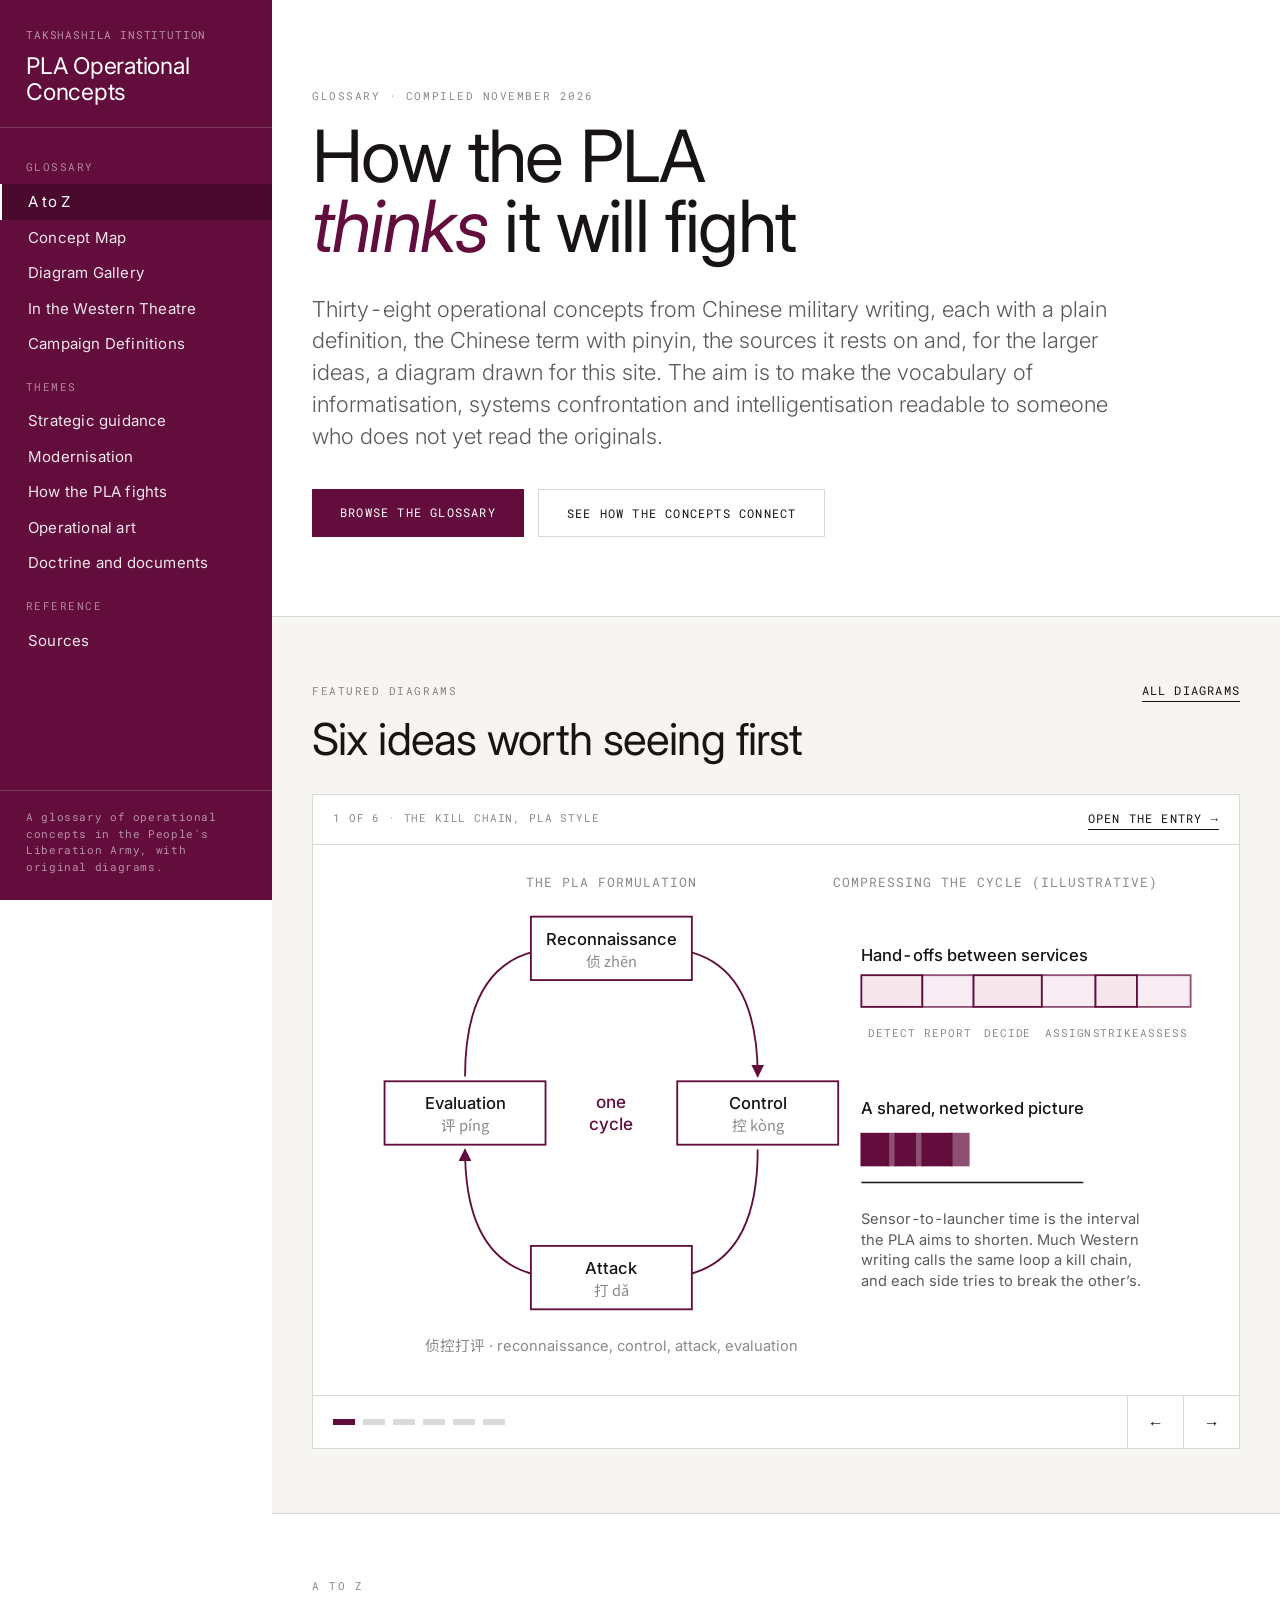
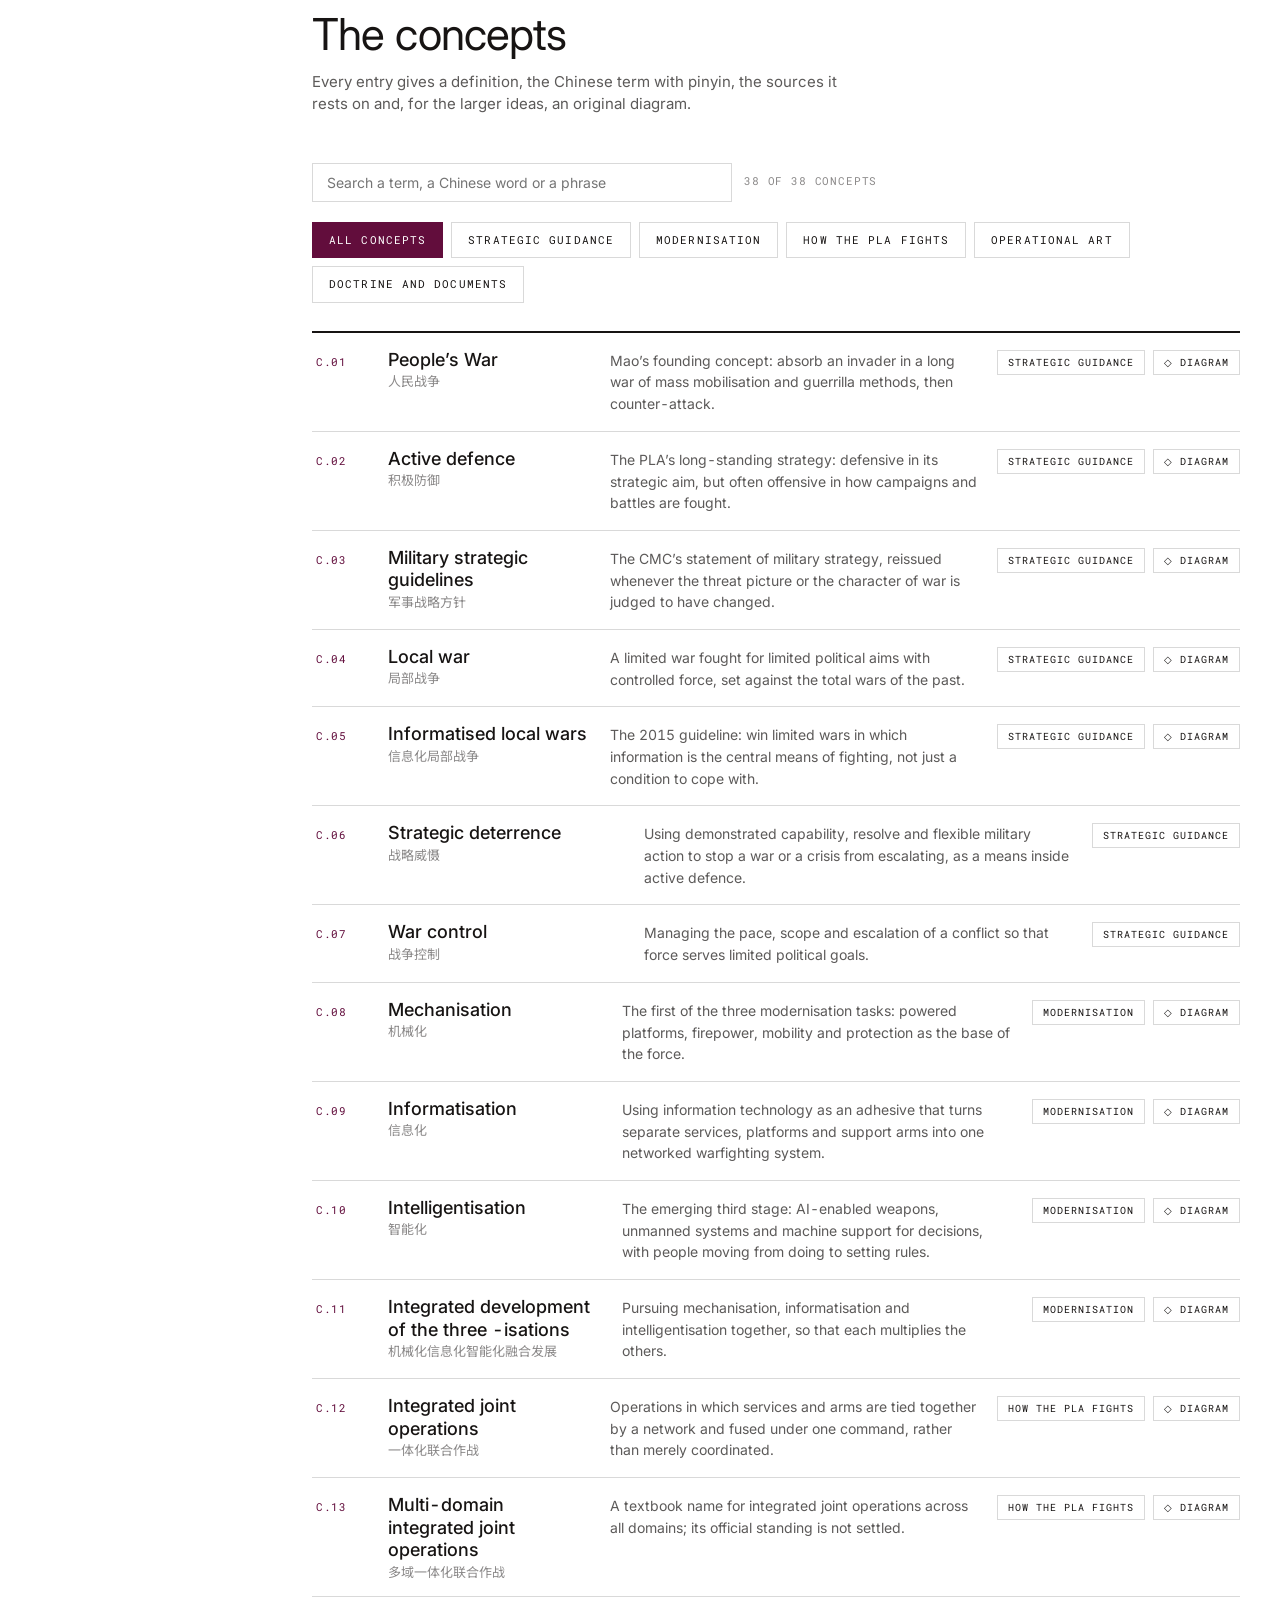
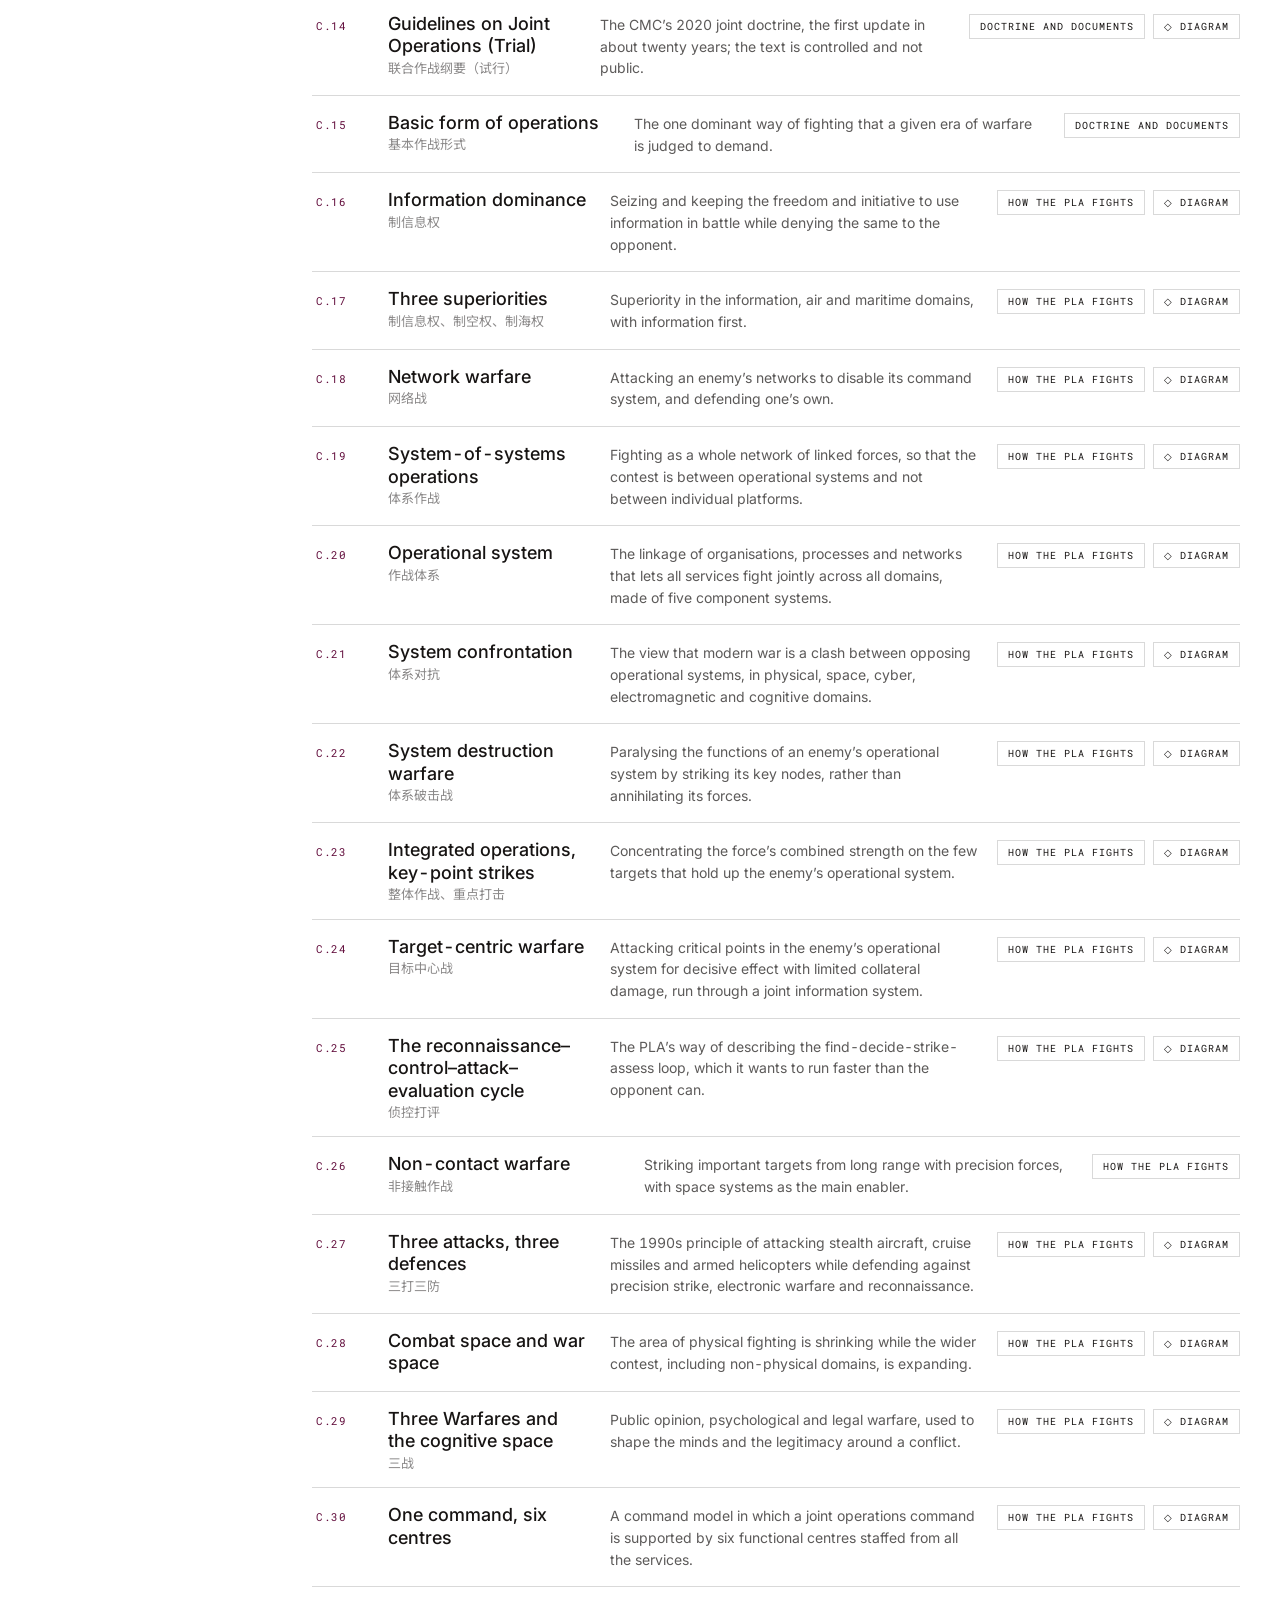
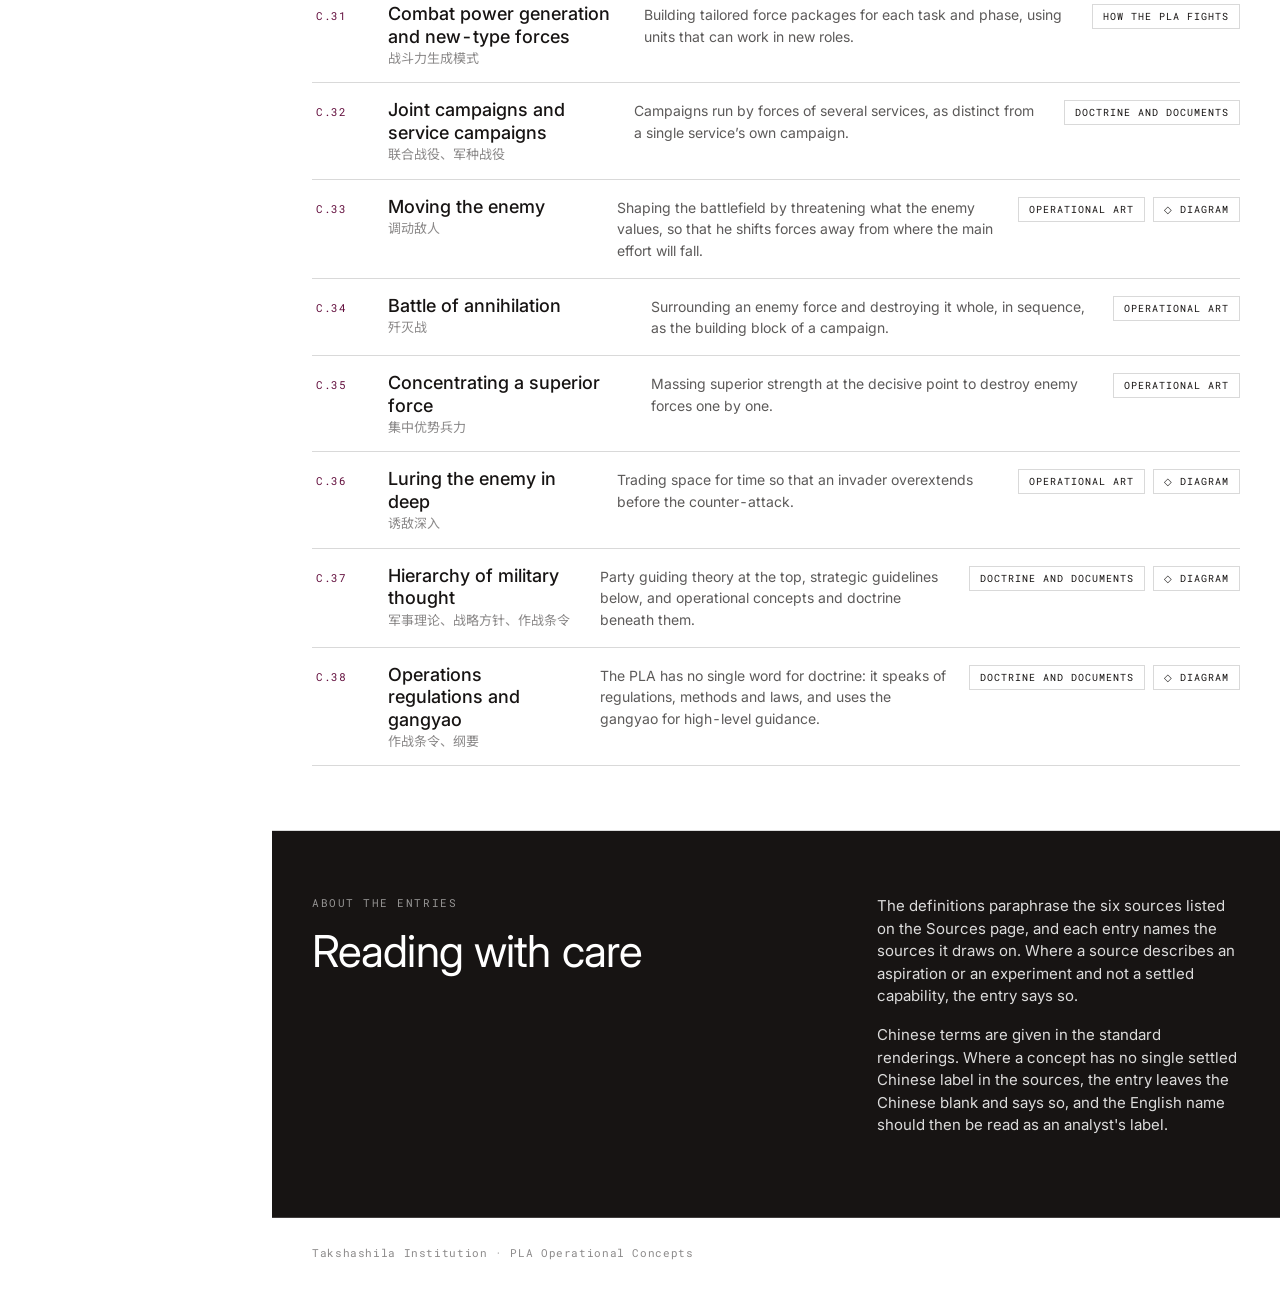
<file: index.html>
<!doctype html>
<html lang="en-GB">
<head>
<meta charset="utf-8">
<meta name="viewport" content="width=device-width, initial-scale=1">
<title>Glossary · PLA Operational Concepts</title>
<meta name="description" content="A glossary of key operational concepts in the Chinese People's Liberation Army, with definitions and original diagrams.">
<link rel="preconnect" href="https://fonts.googleapis.com">
<link rel="preconnect" href="https://fonts.gstatic.com" crossorigin>
<link href="https://fonts.googleapis.com/css2?family=Inter:wght@300;400;500;600&family=Roboto+Mono:wght@400&family=Noto+Sans+SC:wght@400&display=swap" rel="stylesheet">
<link rel="stylesheet" href="assets/style.css">
</head>
<body data-page="index">
<main>

<header class="band" style="padding-top:88px"><div class="wrap">
<div class="eyebrow">Glossary · compiled November 2026</div>
<h1 class="display" style="max-width:14ch">How the PLA <em>thinks</em> it will fight</h1>
<p class="lede" style="margin-top:32px">Thirty-eight operational concepts from Chinese military writing, each with a plain definition, the Chinese term with pinyin, the sources it rests on and, for the larger ideas, a diagram drawn for this site. The aim is to make the vocabulary of informatisation, systems confrontation and intelligentisation readable to someone who does not yet read the originals.</p>
<p style="margin-top:36px;display:flex;gap:14px;flex-wrap:wrap"><a class="btn" href="#terms">Browse the glossary</a><a class="btn ghost" href="map.html">See how the concepts connect</a></p>
</div></header>

<section class="band deep"><div class="wrap">
<div class="sec-head"><div><div class="eyebrow">Featured diagrams</div><h2 class="h-sec">Six ideas worth seeing first</h2></div><a class="link-cta" href="gallery.html">All diagrams</a></div>
<div class="feat" id="feat"></div>
</div></section>

<section class="band" id="terms"><div class="wrap">
<div class="sec-head"><div><div class="eyebrow">A to Z</div><h2 class="h-sec">The concepts</h2><p class="sub" id="blurb"></p></div></div>
<div class="pt-tools"><input type="search" id="q" placeholder="Search a term, a Chinese word or a phrase" aria-label="Search the glossary"><span class="meta" id="count"></span></div>
<div class="pill-row" id="pills" style="margin-bottom:28px"></div>
<div class="term-list" id="list"></div>
</div></section>

<section class="band ink"><div class="wrap"><div class="split">
<div><div class="eyebrow">About the entries</div><h2 class="h-sec" style="color:#fff">Reading with care</h2></div>
<div class="prose" style="color:rgba(255,255,255,0.85)">
<p>The definitions paraphrase the six sources listed on the Sources page, and each entry names the sources it draws on. Where a source describes an aspiration or an experiment and not a settled capability, the entry says so.</p>
<p>Chinese terms are given in the standard renderings. Where a concept has no single settled Chinese label in the sources, the entry leaves the Chinese blank and says so, and the English name should then be read as an analyst's label.</p>
</div></div></div></section>

</main>
<script src="assets/concepts.js"></script>
<script src="assets/diagrams.js"></script>
<script src="assets/app.js"></script>
</body>
</html>
</file>
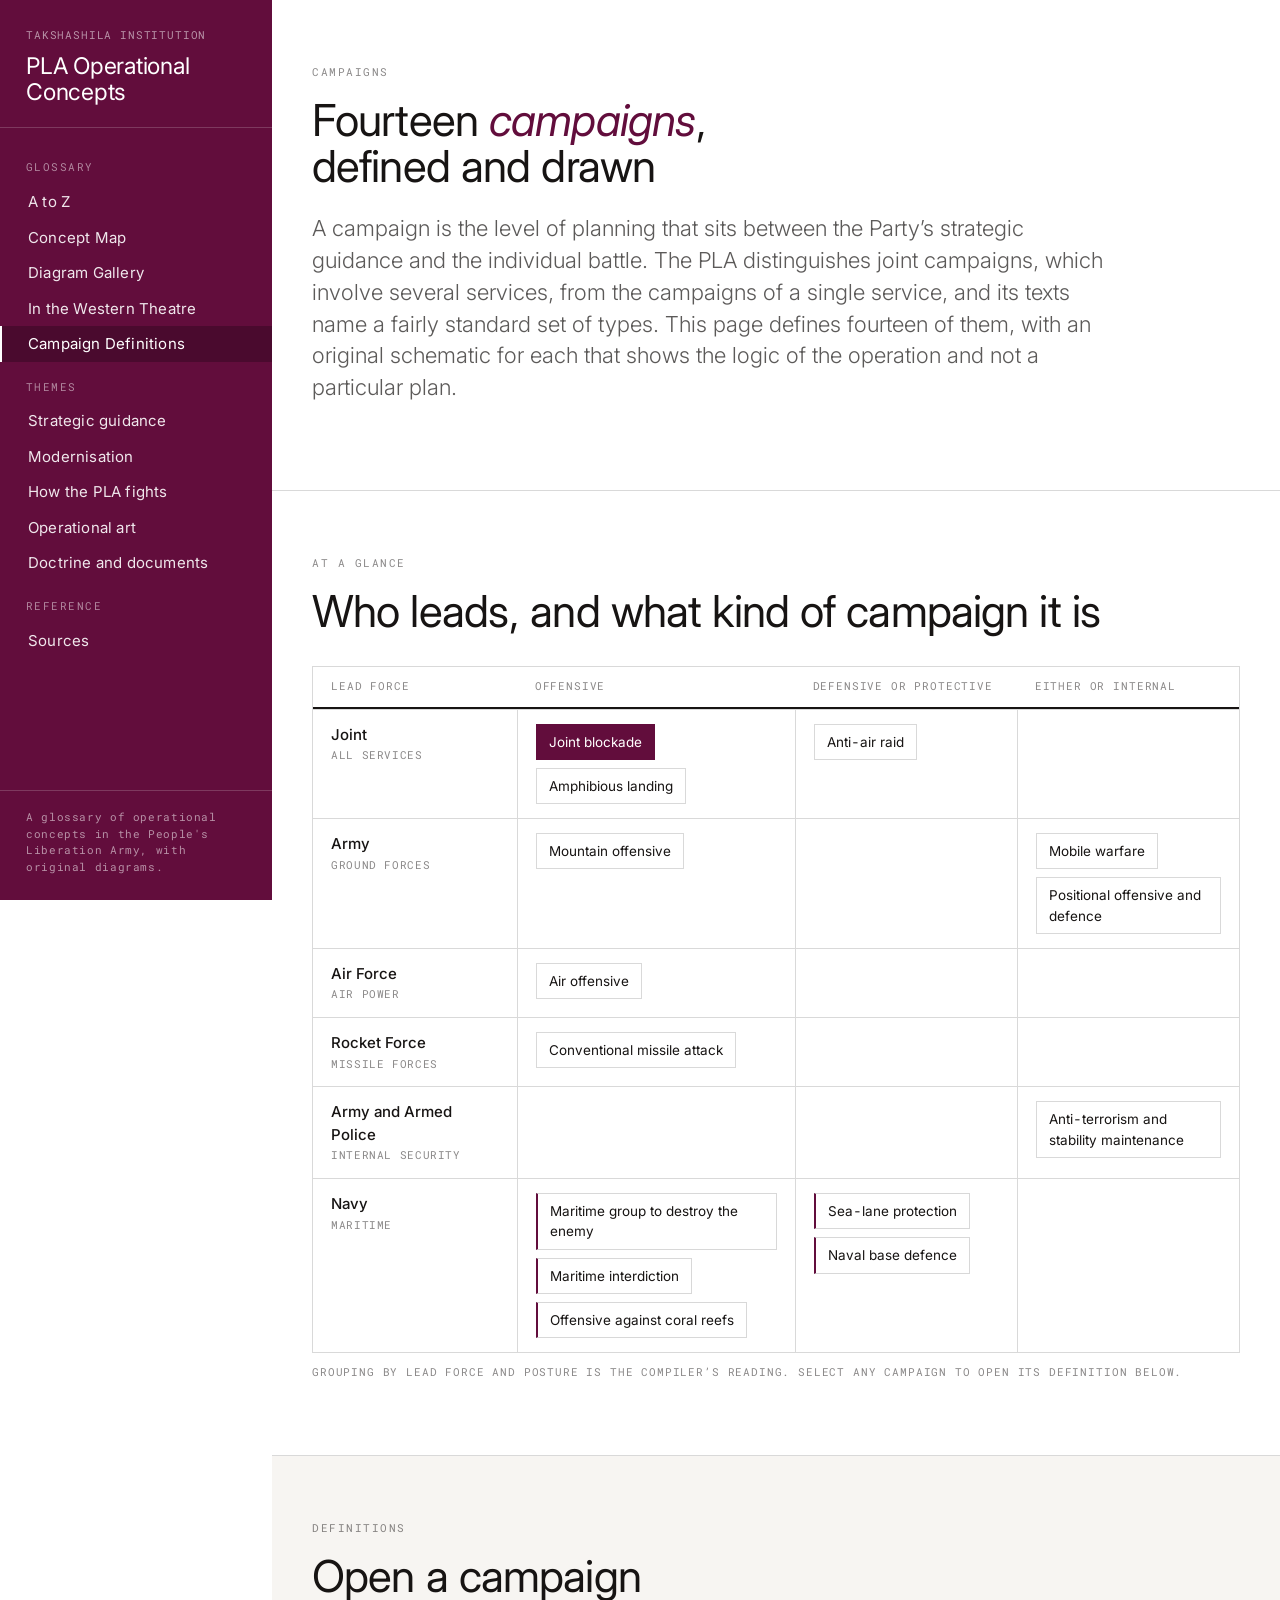
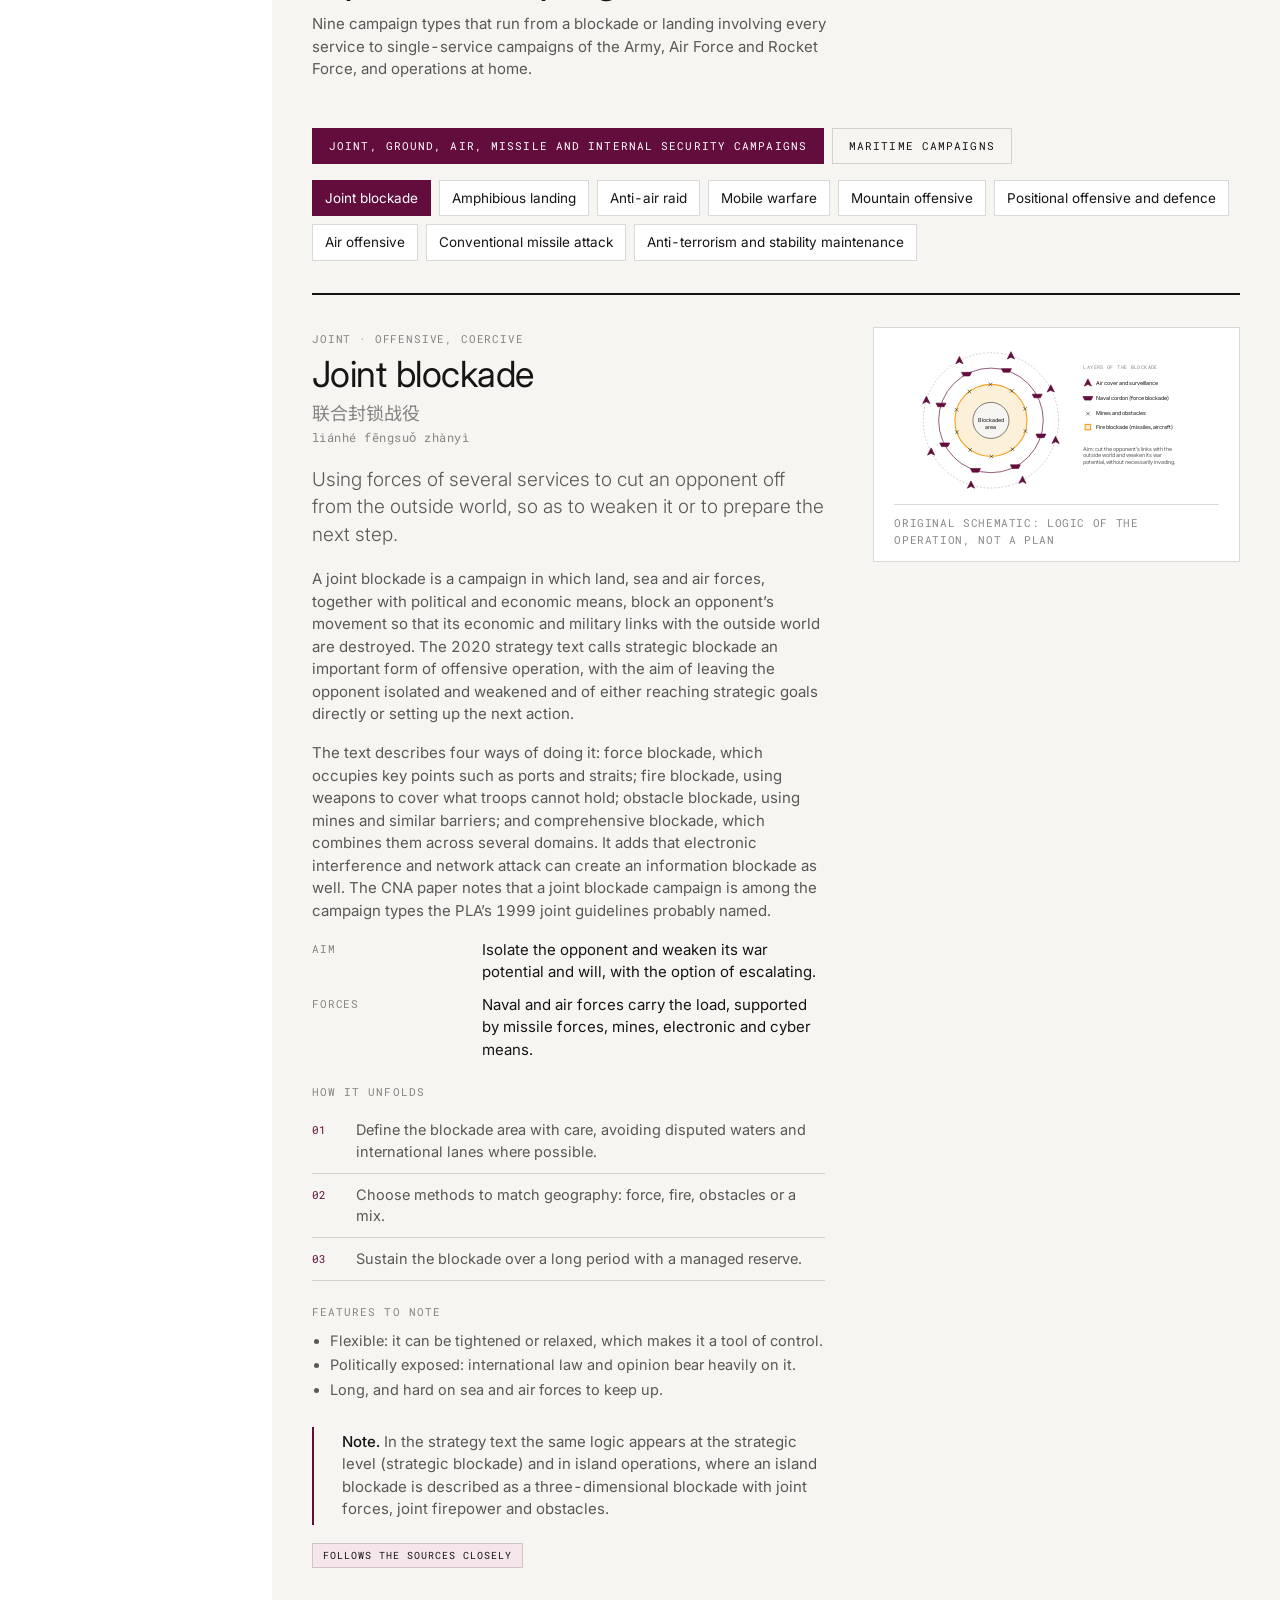
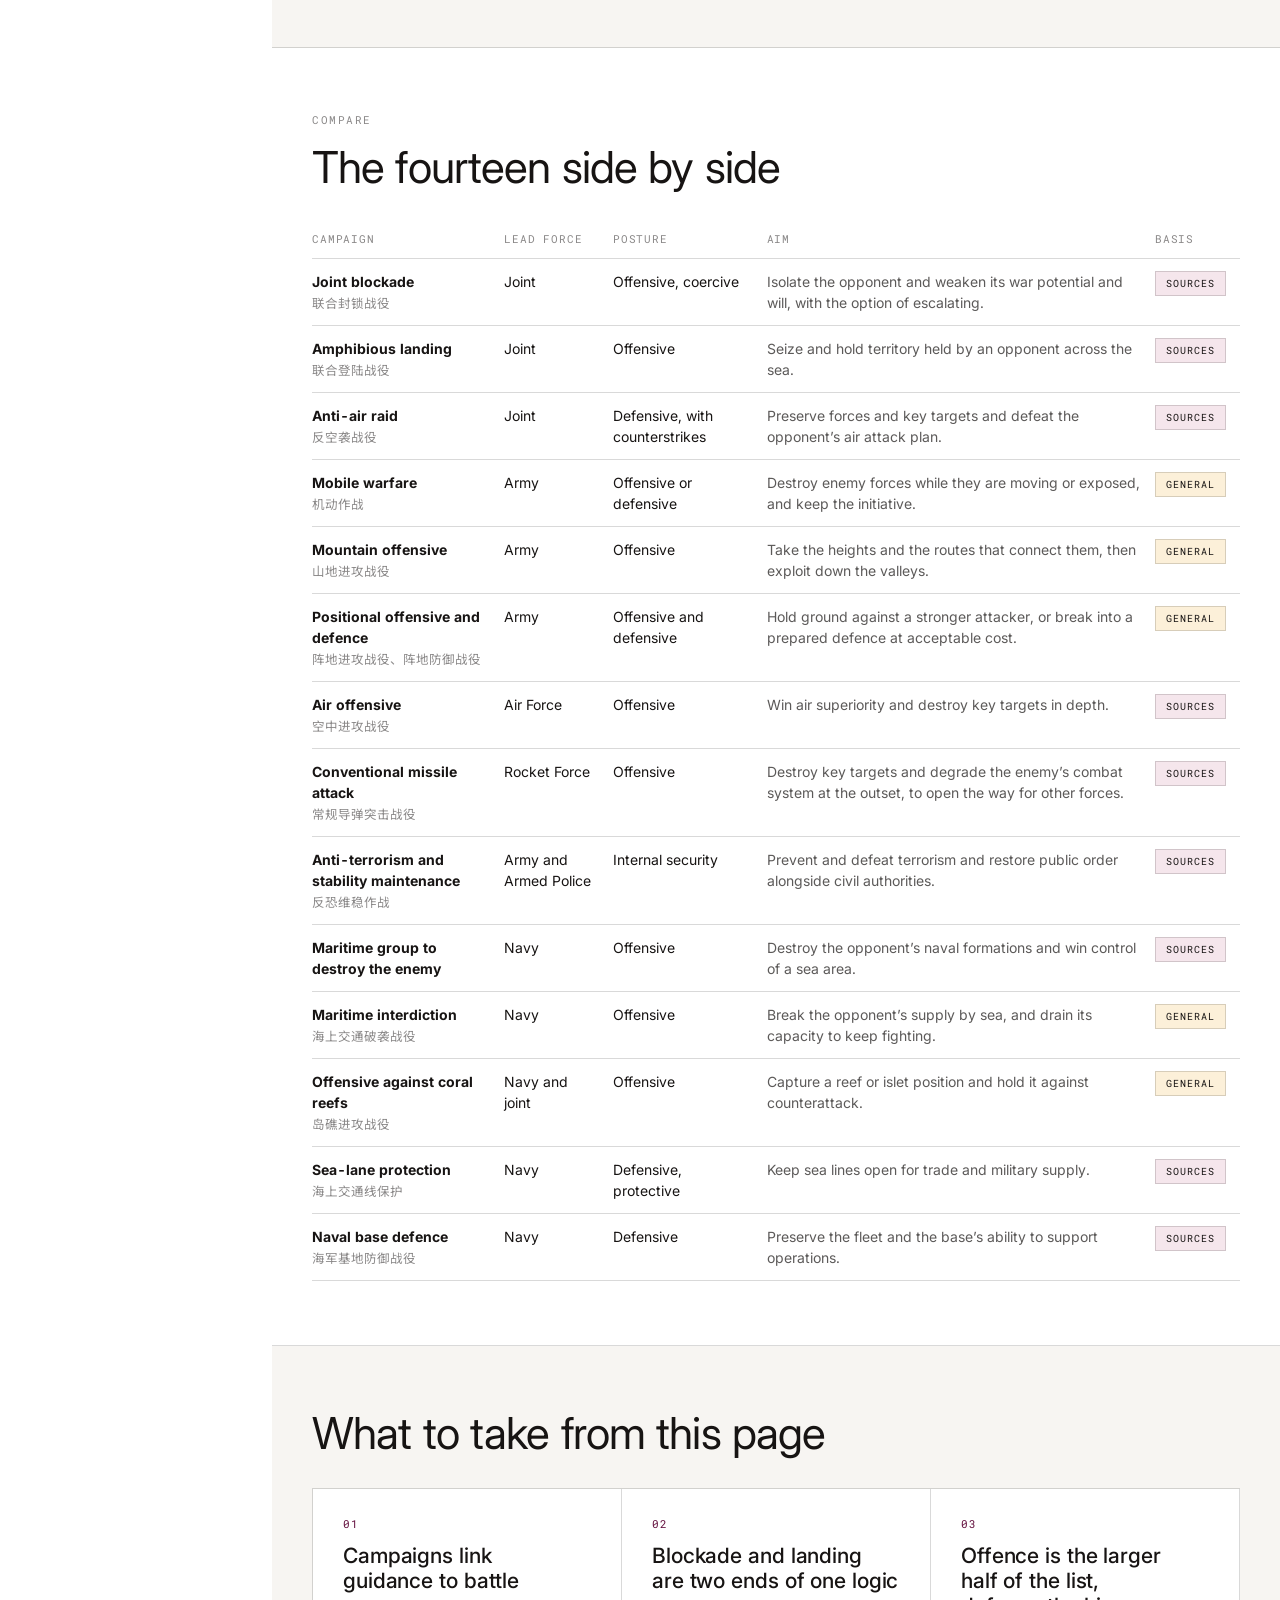
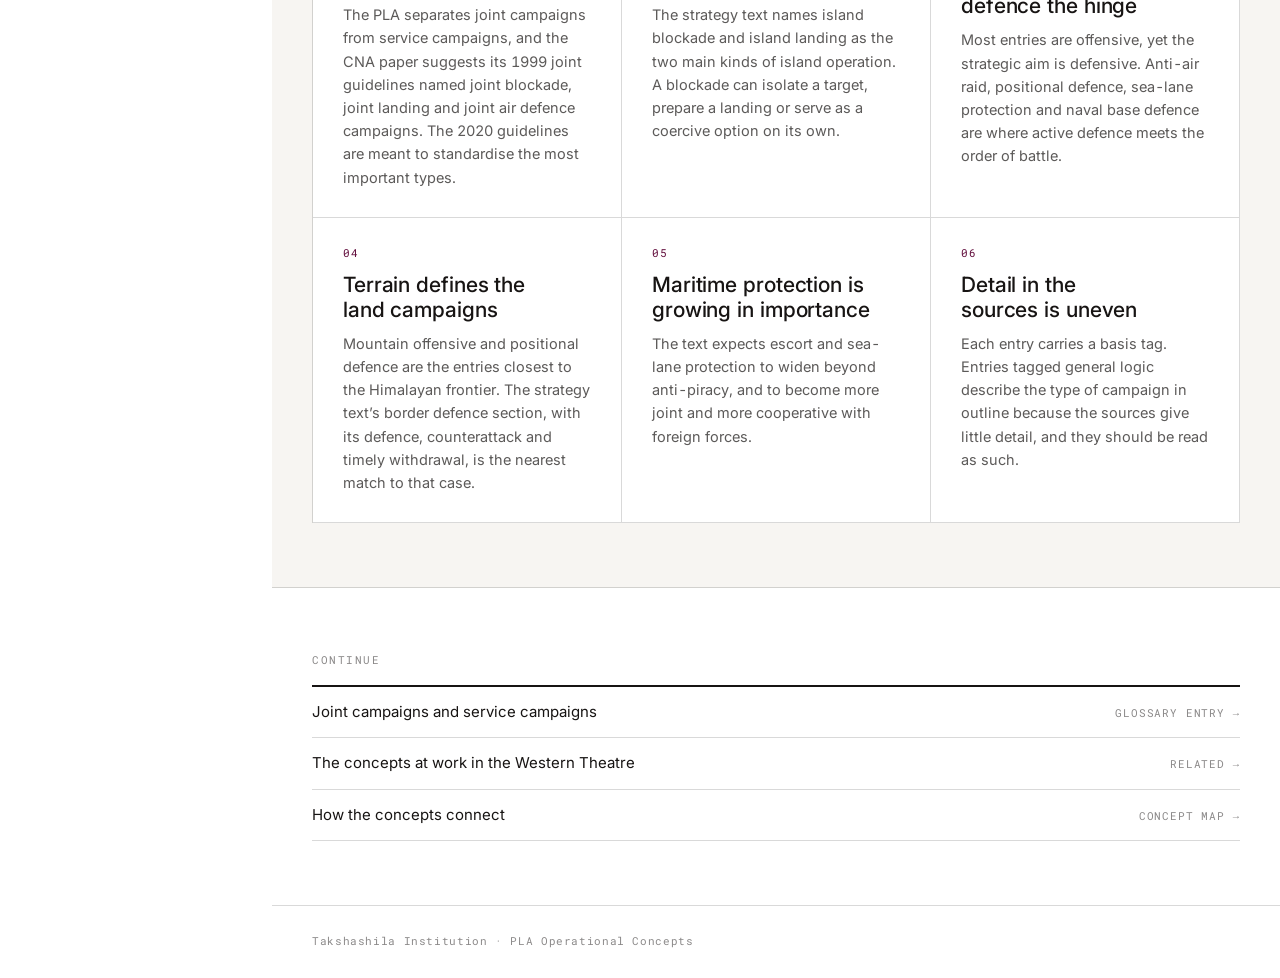
<file: campaigns.html>
<!doctype html>
<html lang="en-GB">
<head>
<meta charset="utf-8">
<meta name="viewport" content="width=device-width, initial-scale=1">
<title>Campaign Definitions · PLA Operational Concepts</title>
<meta name="description" content="Definitions and original diagrams of fourteen PLA campaign types.">
<link rel="preconnect" href="https://fonts.googleapis.com">
<link rel="preconnect" href="https://fonts.gstatic.com" crossorigin>
<link href="https://fonts.googleapis.com/css2?family=Inter:wght@300;400;500;600&family=Roboto+Mono:wght@400&family=Noto+Sans+SC:wght@400&display=swap" rel="stylesheet">
<link rel="stylesheet" href="assets/style.css">
</head>
<body data-page="campaigns">
<main>
<header class="band"><div class="wrap">
<div class="eyebrow">Campaigns</div>
<h1 class="h-sec" style="max-width:20ch">Fourteen <em>campaigns</em>, defined and drawn</h1>
<p class="lede" style="margin-top:24px">A campaign is the level of planning that sits between the Party’s strategic guidance and the individual battle. The PLA distinguishes joint campaigns, which involve several services, from the campaigns of a single service, and its texts name a fairly standard set of types. This page defines fourteen of them, with an original schematic for each that shows the logic of the operation and not a particular plan.</p>
</div></header>

<section class="band"><div class="wrap">
<div class="sec-head"><div><div class="eyebrow">At a glance</div><h2 class="h-sec">Who leads, and what kind of campaign it is</h2></div></div>
<div class="lanes" id="lanes"></div>
<p class="meta" style="margin-top:12px">Grouping by lead force and posture is the compiler’s reading. Select any campaign to open its definition below.</p>
</div></section>

<section class="band deep" id="explorer"><div class="wrap">
<div class="sec-head"><div><div class="eyebrow">Definitions</div><h2 class="h-sec">Open a campaign</h2><p class="sub" id="gblurb"></p></div></div>
<div class="pill-row" id="gtabs" style="margin-bottom:16px"></div>
<div class="pill-row" id="ctabs"></div>
<div class="cdetail" id="cdetail" aria-live="polite"></div>
</div></section>

<section class="band"><div class="wrap">
<div class="sec-head"><div><div class="eyebrow">Compare</div><h2 class="h-sec">The fourteen side by side</h2></div></div>
<div class="scroll-x"><table class="data" style="min-width:760px" id="ctable"><thead><tr><th>Campaign</th><th>Lead force</th><th>Posture</th><th>Aim</th><th>Basis</th></tr></thead><tbody></tbody></table></div>
</div></section>

<section class="band deep"><div class="wrap">
<div class="sec-head"><h2 class="h-sec">What to take from this page</h2></div>
<div class="rgrid c3">
<div class="kpi"><div class="meta" style="color:var(--wine)">01</div><h3 class="h-card" style="margin:10px 0 10px">Campaigns link guidance to battle</h3><p style="color:var(--ink-70);font-size:14.5px;line-height:1.6;margin:0">The PLA separates joint campaigns from service campaigns, and the CNA paper suggests its 1999 joint guidelines named joint blockade, joint landing and joint air defence campaigns. The 2020 guidelines are meant to standardise the most important types.</p></div>
<div class="kpi"><div class="meta" style="color:var(--wine)">02</div><h3 class="h-card" style="margin:10px 0 10px">Blockade and landing are two ends of one logic</h3><p style="color:var(--ink-70);font-size:14.5px;line-height:1.6;margin:0">The strategy text names island blockade and island landing as the two main kinds of island operation. A blockade can isolate a target, prepare a landing or serve as a coercive option on its own.</p></div>
<div class="kpi"><div class="meta" style="color:var(--wine)">03</div><h3 class="h-card" style="margin:10px 0 10px">Offence is the larger half of the list, defence the hinge</h3><p style="color:var(--ink-70);font-size:14.5px;line-height:1.6;margin:0">Most entries are offensive, yet the strategic aim is defensive. Anti-air raid, positional defence, sea-lane protection and naval base defence are where active defence meets the order of battle.</p></div>
<div class="kpi"><div class="meta" style="color:var(--wine)">04</div><h3 class="h-card" style="margin:10px 0 10px">Terrain defines the land campaigns</h3><p style="color:var(--ink-70);font-size:14.5px;line-height:1.6;margin:0">Mountain offensive and positional defence are the entries closest to the Himalayan frontier. The strategy text’s border defence section, with its defence, counterattack and timely withdrawal, is the nearest match to that case.</p></div>
<div class="kpi"><div class="meta" style="color:var(--wine)">05</div><h3 class="h-card" style="margin:10px 0 10px">Maritime protection is growing in importance</h3><p style="color:var(--ink-70);font-size:14.5px;line-height:1.6;margin:0">The text expects escort and sea-lane protection to widen beyond anti-piracy, and to become more joint and more cooperative with foreign forces.</p></div>
<div class="kpi"><div class="meta" style="color:var(--wine)">06</div><h3 class="h-card" style="margin:10px 0 10px">Detail in the sources is uneven</h3><p style="color:var(--ink-70);font-size:14.5px;line-height:1.6;margin:0">Each entry carries a basis tag. Entries tagged general logic describe the type of campaign in outline because the sources give little detail, and they should be read as such.</p></div>
</div></div></section>

<section class="band"><div class="wrap"><div class="eyebrow">Continue</div><div class="rows">
<a href="concept.html#joint-campaigns" style="text-decoration:none"><span>Joint campaigns and service campaigns</span><span class="meta">Glossary entry →</span></a>
<a href="wtc.html" style="text-decoration:none"><span>The concepts at work in the Western Theatre</span><span class="meta">Related →</span></a>
<a href="map.html" style="text-decoration:none"><span>How the concepts connect</span><span class="meta">Concept map →</span></a>
</div></div></section>
</main>
<script src="assets/concepts.js"></script>
<script src="assets/diagrams.js"></script>
<script src="assets/app.js"></script>
<script src="assets/campaigns.js"></script>
<script src="assets/campaign-diagrams.js"></script>
<script>
(function () {
  var esc = function (s) { return String(s == null ? '' : s).replace(/[&<>"']/g, function (c) { return ({ '&': '&amp;', '<': '&lt;', '>': '&gt;', '"': '&quot;', "'": '&#39;' })[c]; }); };
  var byId = {}; CAMPAIGNS.forEach(function (c) { byId[c.id] = c; });
  var cur = null, grp = 'land';
  var LANES = [
    ['Joint', 'All services', { off: ['joint-blockade', 'amphibious-landing'], def: ['anti-air-raid'], oth: [] }],
    ['Army', 'Ground forces', { off: ['mountain-offensive'], def: [], oth: ['mobile-warfare', 'positional'] }],
    ['Air Force', 'Air power', { off: ['air-offensive'], def: [], oth: [] }],
    ['Rocket Force', 'Missile forces', { off: ['conventional-missile'], def: [], oth: [] }],
    ['Army and Armed Police', 'Internal security', { off: [], def: [], oth: ['anti-terror-stability'] }],
    ['Navy', 'Maritime', { off: ['maritime-group', 'maritime-interdiction', 'coral-reefs'], def: ['sea-lane-protection', 'naval-base-defence'], oth: [] }]
  ];
  function chip(id) { var c = byId[id]; return '<button type="button" class="cp' + (c.g === 'sea' ? ' sea' : '') + '" data-id="' + id + '" aria-pressed="false">' + esc(c.name) + '</button>'; }
  document.getElementById('lanes').innerHTML = '<div class="lane-head"><div>Lead force</div><div>Offensive</div><div>Defensive or protective</div><div>Either or internal</div></div>' +
    LANES.map(function (l) { return '<div class="lane"><div><span class="ln">' + l[0] + '</span><span class="ls">' + l[1] + '</span></div><div>' + l[2].off.map(chip).join('') + '</div><div>' + l[2].def.map(chip).join('') + '</div><div>' + l[2].oth.map(chip).join('') + '</div></div>'; }).join('');

  function tabs() {
    document.getElementById('gtabs').innerHTML = CAMPAIGN_GROUPS.map(function (g) { return '<button type="button" class="btn sm ghost" data-g="' + g.id + '" aria-pressed="' + (g.id === grp) + '">' + esc(g.name) + '</button>'; }).join('');
    document.getElementById('gblurb').textContent = CAMPAIGN_GROUPS.filter(function (g) { return g.id === grp; })[0].blurb;
    document.getElementById('ctabs').innerHTML = CAMPAIGNS.filter(function (c) { return c.g === grp; }).map(function (c) { return '<button type="button" class="cp' + (c.g === 'sea' ? ' sea' : '') + '" data-id="' + c.id + '" aria-pressed="' + (c.id === cur) + '">' + esc(c.name) + '</button>'; }).join('');
  }
  function show(id, scroll) {
    var c = byId[id]; if (!c) return;
    cur = id; grp = c.g; tabs();
    document.querySelectorAll('#lanes .cp').forEach(function (b) { b.setAttribute('aria-pressed', b.dataset.id === id); });
    var dia = CampaignDiagrams[id] ? CampaignDiagrams[id]() : '';
    document.getElementById('cdetail').innerHTML =
      '<div><span class="meta">' + esc(c.lead) + ' · ' + esc(c.posture) + '</span><h3>' + esc(c.name) + '</h3>' +
      (c.zh ? '<div class="zh" style="color:var(--ink-50);font-size:18px">' + esc(c.zh) + '</div><div class="mono" style="font-size:12px;color:var(--ink-50);letter-spacing:0.04em;margin-top:2px">' + esc(c.py) + '</div>' : '') +
      '<p class="lede" style="margin-top:20px;font-size:19px">' + esc(c.short) + '</p>' +
      '<div class="prose" style="margin-top:20px">' + c.def.map(function (p) { return '<p>' + esc(p) + '</p>'; }).join('') + '</div>' +
      '<dl class="deftable" style="margin-top:8px"><dt>Aim</dt><dd>' + esc(c.aim) + '</dd><dt>Forces</dt><dd>' + esc(c.forces) + '</dd></dl>' +
      '<span class="mini-h">How it unfolds</span><ol class="steps">' + c.steps.map(function (s) { return '<li>' + esc(s) + '</li>'; }).join('') + '</ol>' +
      '<span class="mini-h">Features to note</span><ul style="margin:0;padding-left:18px;color:var(--ink-70);font-size:14.5px;line-height:1.7">' + c.features.map(function (f) { return '<li>' + esc(f) + '</li>'; }).join('') + '</ul>' +
      '<div class="aside" style="margin-top:24px"><strong>Note.</strong> ' + esc(c.note) + '</div>' +
      '<p style="margin-top:18px"><span class="tag ' + (c.basis === 'src' ? 'basis-src' : 'basis-gen') + '">' + (c.basis === 'src' ? 'Follows the sources closely' : 'General logic: sources give little detail') + '</span></p></div>' +
      '<div><figure class="fig" style="margin:0;border:1px solid var(--ink-20);padding:18px 20px 12px"><div class="diagram">' + dia + '</div><figcaption class="meta" style="margin-top:10px;padding-top:10px;border-top:1px solid var(--ink-20)">Original schematic: logic of the operation, not a plan</figcaption></figure></div>';
    try { history.replaceState(null, '', '#' + id); } catch (e) {}
    if (scroll) document.getElementById('explorer').scrollIntoView({ behavior: 'smooth' });
  }
  document.addEventListener('click', function (e) {
    var g = e.target.closest('[data-g]'); if (g) { grp = g.dataset.g; var first = CAMPAIGNS.filter(function (c) { return c.g === grp; })[0]; show(first.id); return; }
    var b = e.target.closest('.cp[data-id]'); if (b) show(b.dataset.id, !!b.closest('#lanes'));
  });
  document.querySelector('#ctable tbody').innerHTML = CAMPAIGNS.map(function (c) { return '<tr data-id="' + c.id + '" style="cursor:pointer"><td><strong>' + esc(c.name) + '</strong>' + (c.zh ? '<br><span class="zh" style="color:var(--ink-50);font-size:12.5px">' + esc(c.zh) + '</span>' : '') + '</td><td>' + esc(c.lead) + '</td><td>' + esc(c.posture) + '</td><td style="color:var(--ink-70)">' + esc(c.aim) + '</td><td><span class="tag ' + (c.basis === 'src' ? 'basis-src' : 'basis-gen') + '">' + (c.basis === 'src' ? 'Sources' : 'General') + '</span></td></tr>'; }).join('');
  document.querySelector('#ctable tbody').addEventListener('click', function (e) { var r = e.target.closest('tr'); if (r) show(r.dataset.id, true); });
  var h = location.hash.slice(1);
  show(byId[h] ? h : 'joint-blockade');
})();
</script>
</body>
</html>
</file>
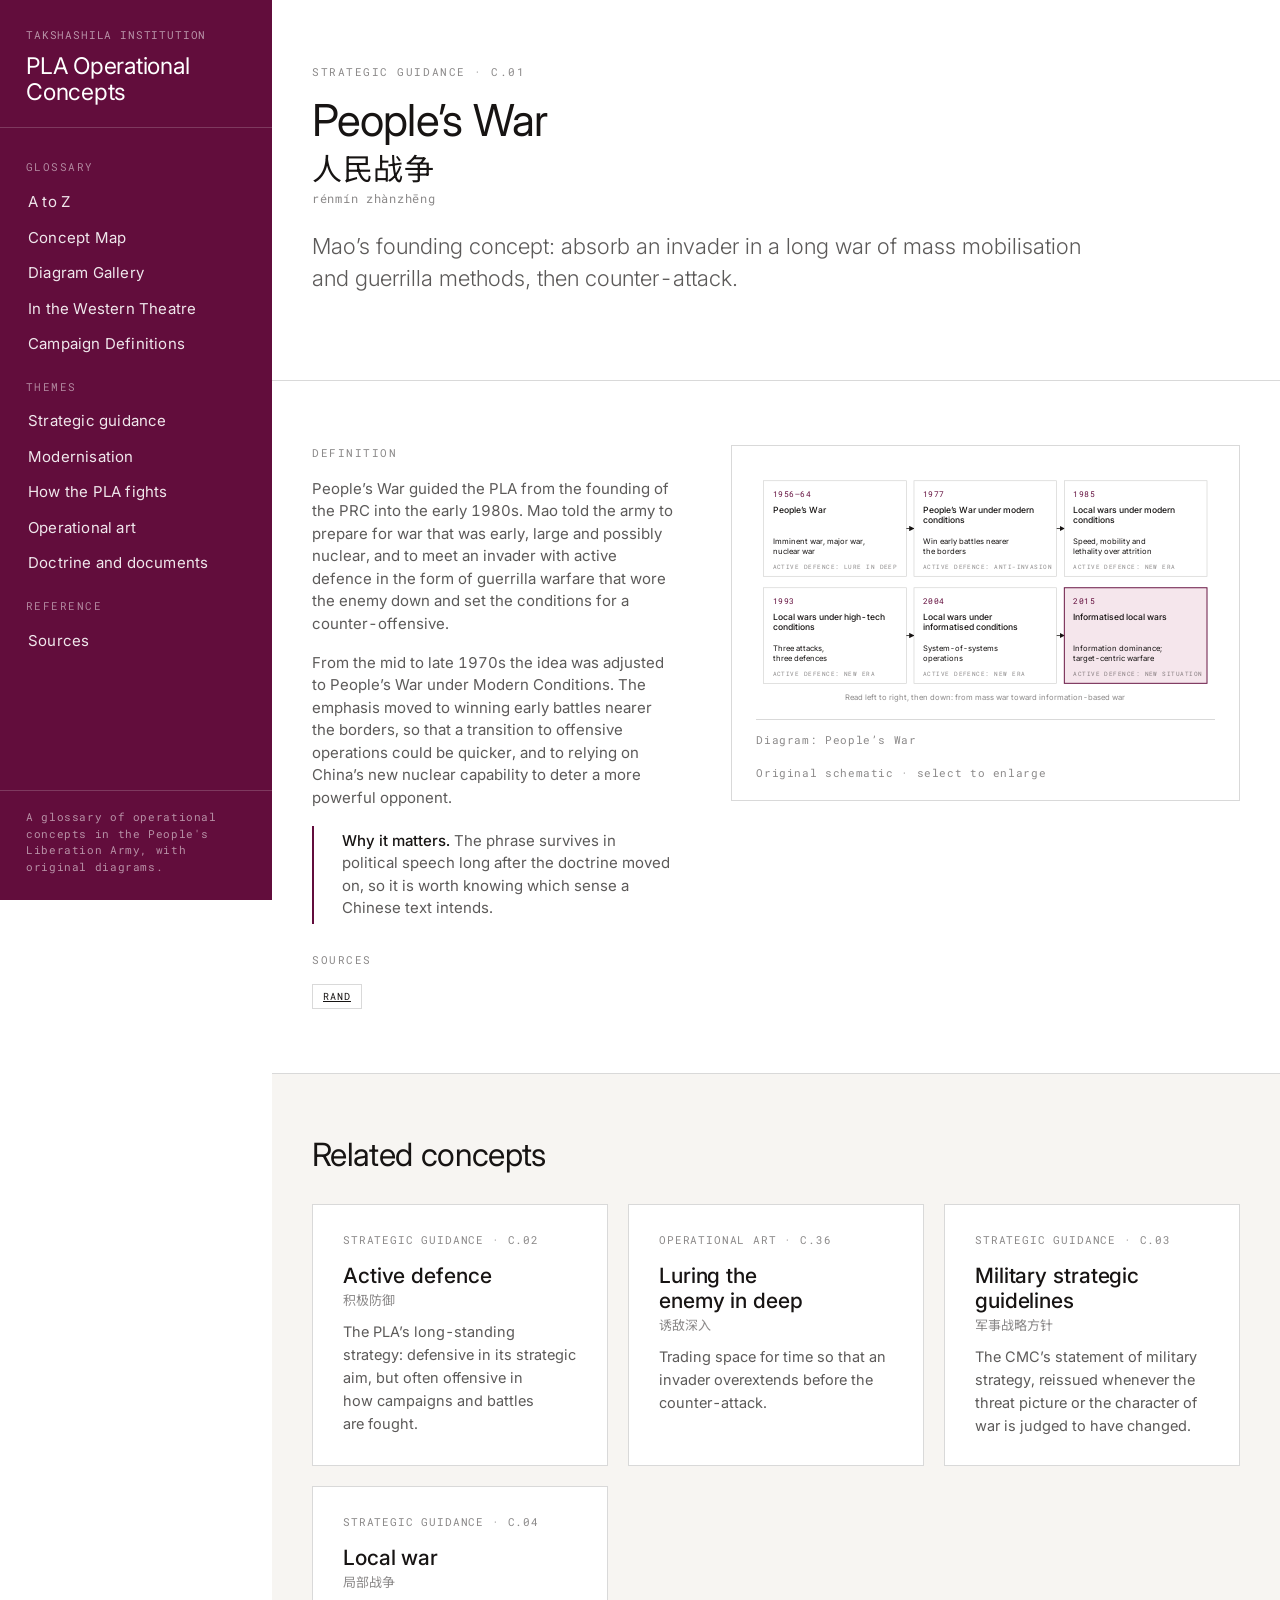
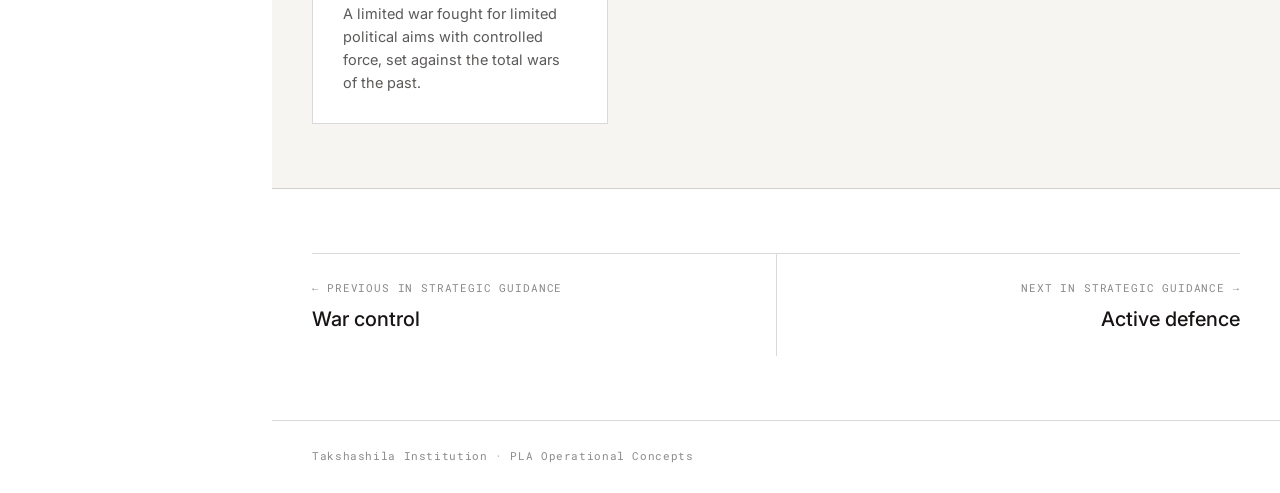
<file: concept.html>
<!doctype html>
<html lang="en-GB">
<head>
<meta charset="utf-8">
<meta name="viewport" content="width=device-width, initial-scale=1">
<title>Concept · PLA Operational Concepts</title>
<meta name="description" content="A concept from the glossary of PLA operational concepts.">
<link rel="preconnect" href="https://fonts.googleapis.com">
<link rel="preconnect" href="https://fonts.gstatic.com" crossorigin>
<link href="https://fonts.googleapis.com/css2?family=Inter:wght@300;400;500;600&family=Roboto+Mono:wght@400&family=Noto+Sans+SC:wght@400&display=swap" rel="stylesheet">
<link rel="stylesheet" href="assets/style.css">
</head>
<body data-page="concept">
<main>
<div id="concept"></div>
</main>
<script src="assets/concepts.js"></script>
<script src="assets/diagrams.js"></script>
<script src="assets/app.js"></script>
</body>
</html>
</file>
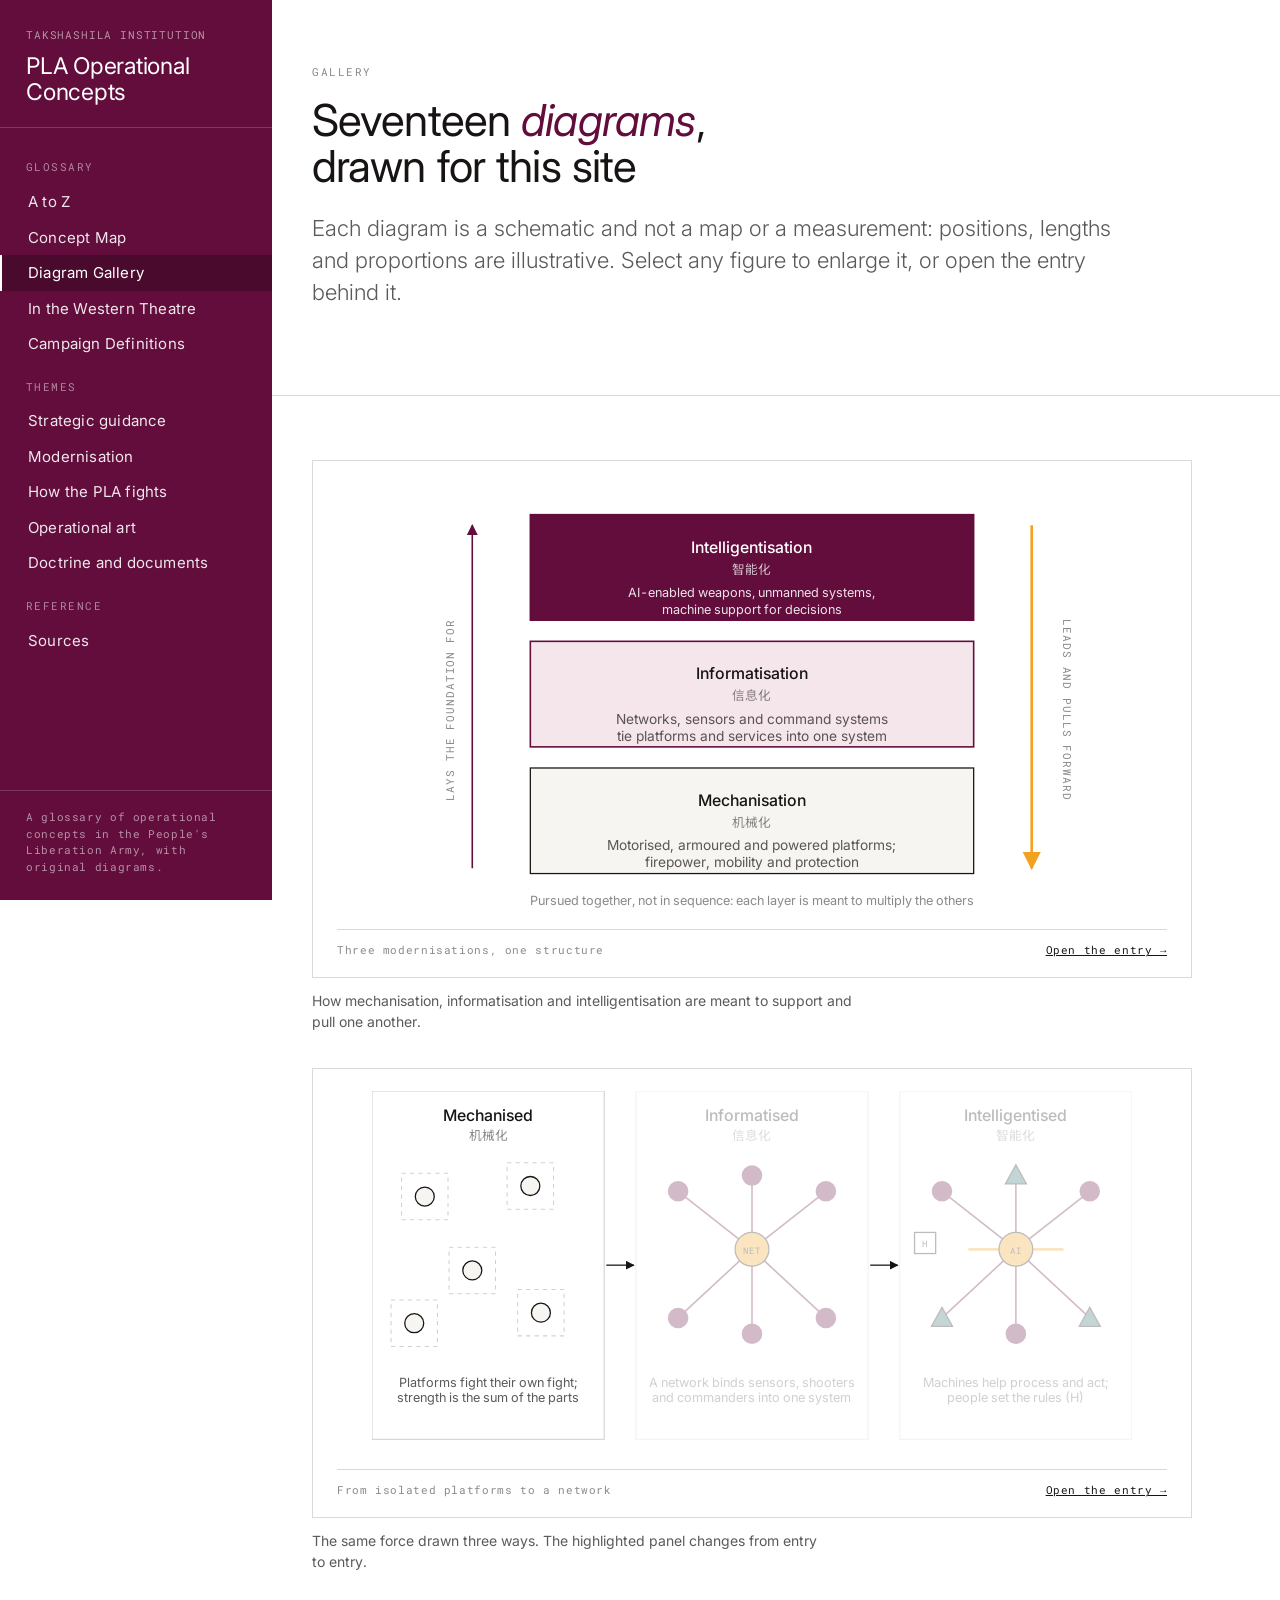
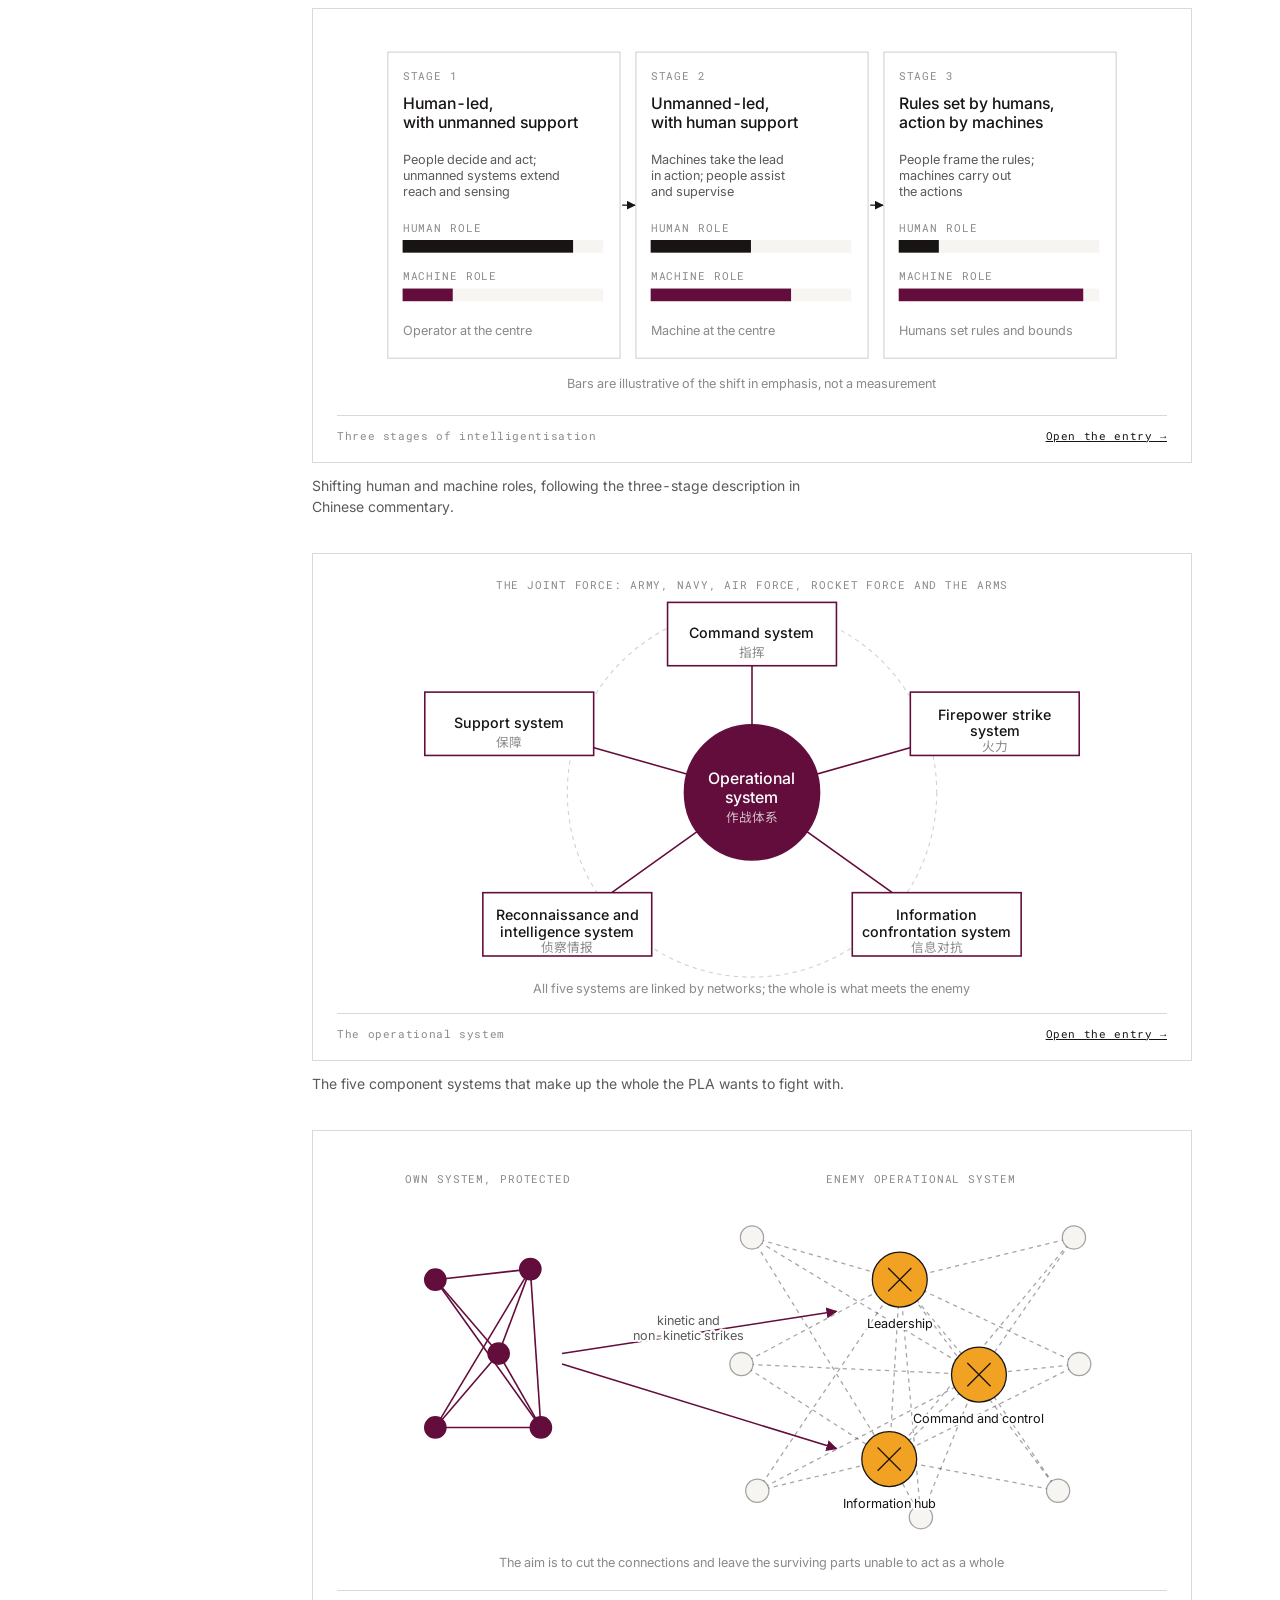
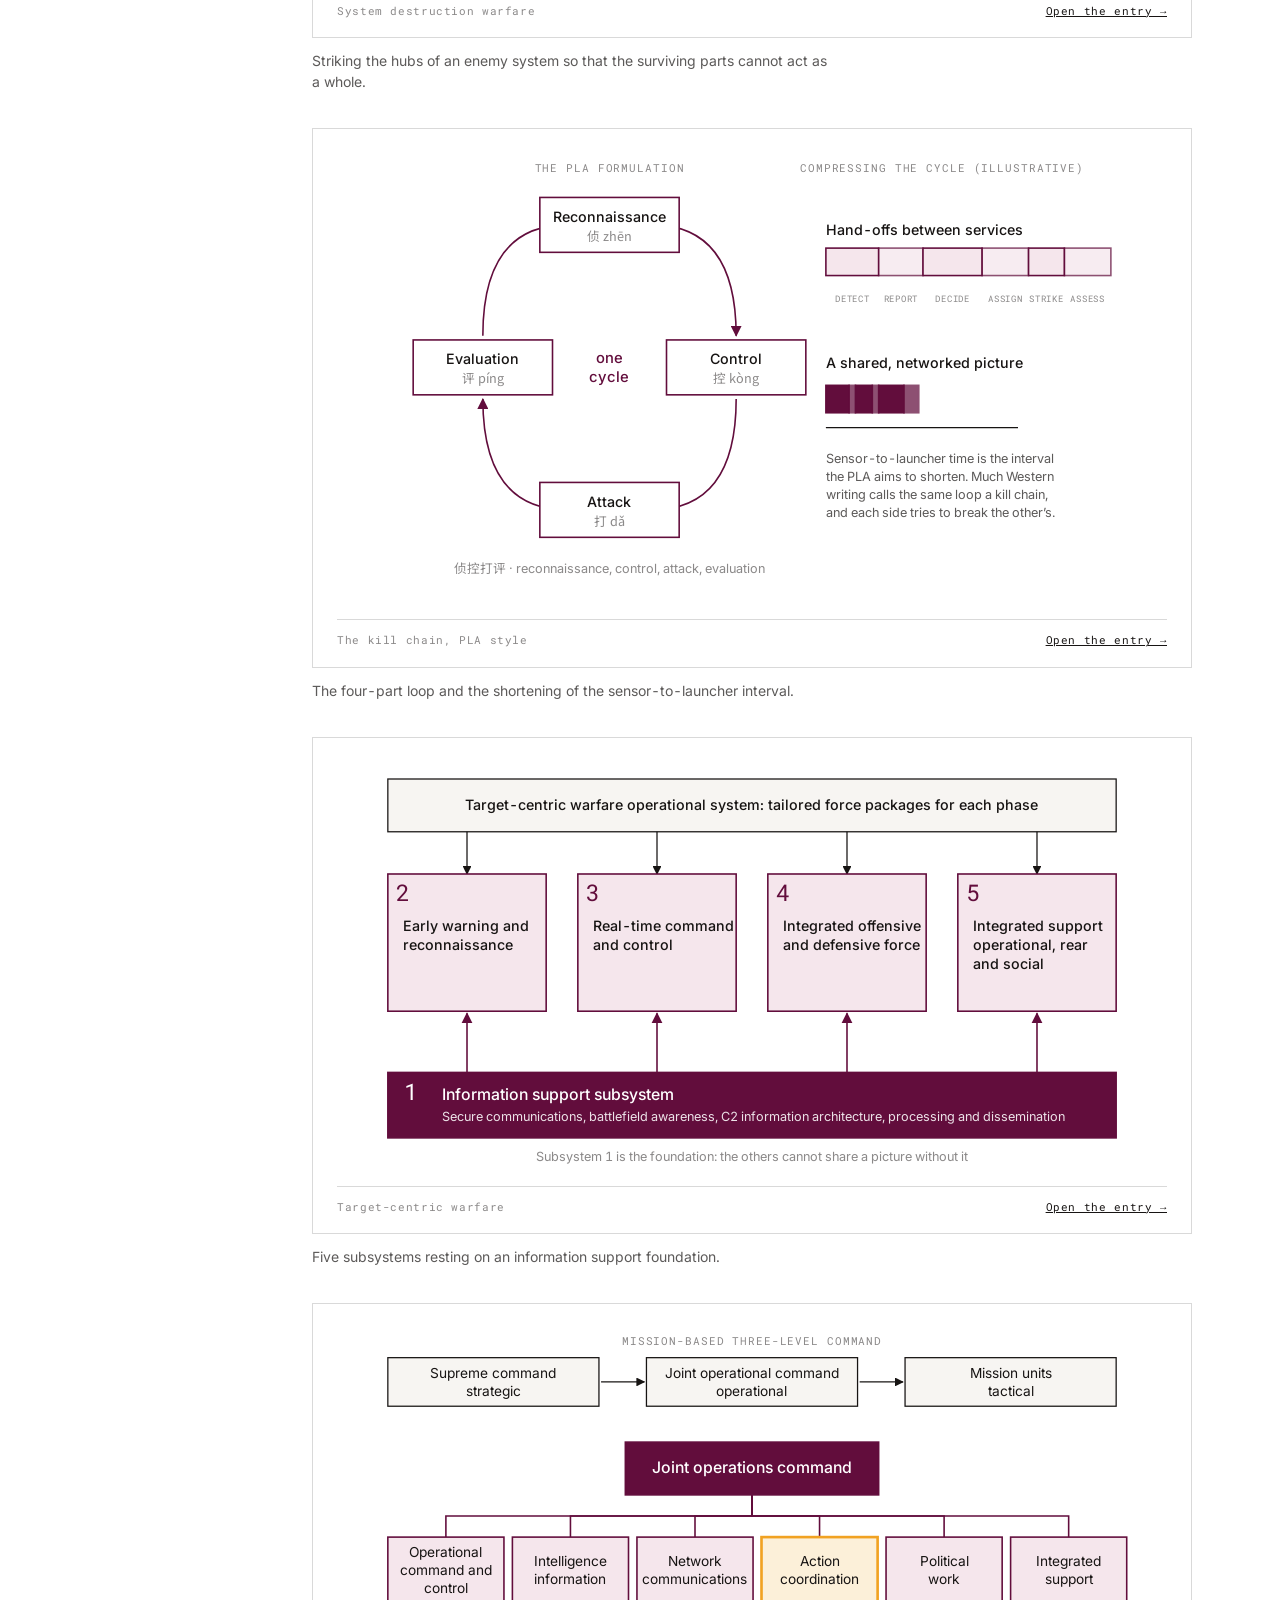
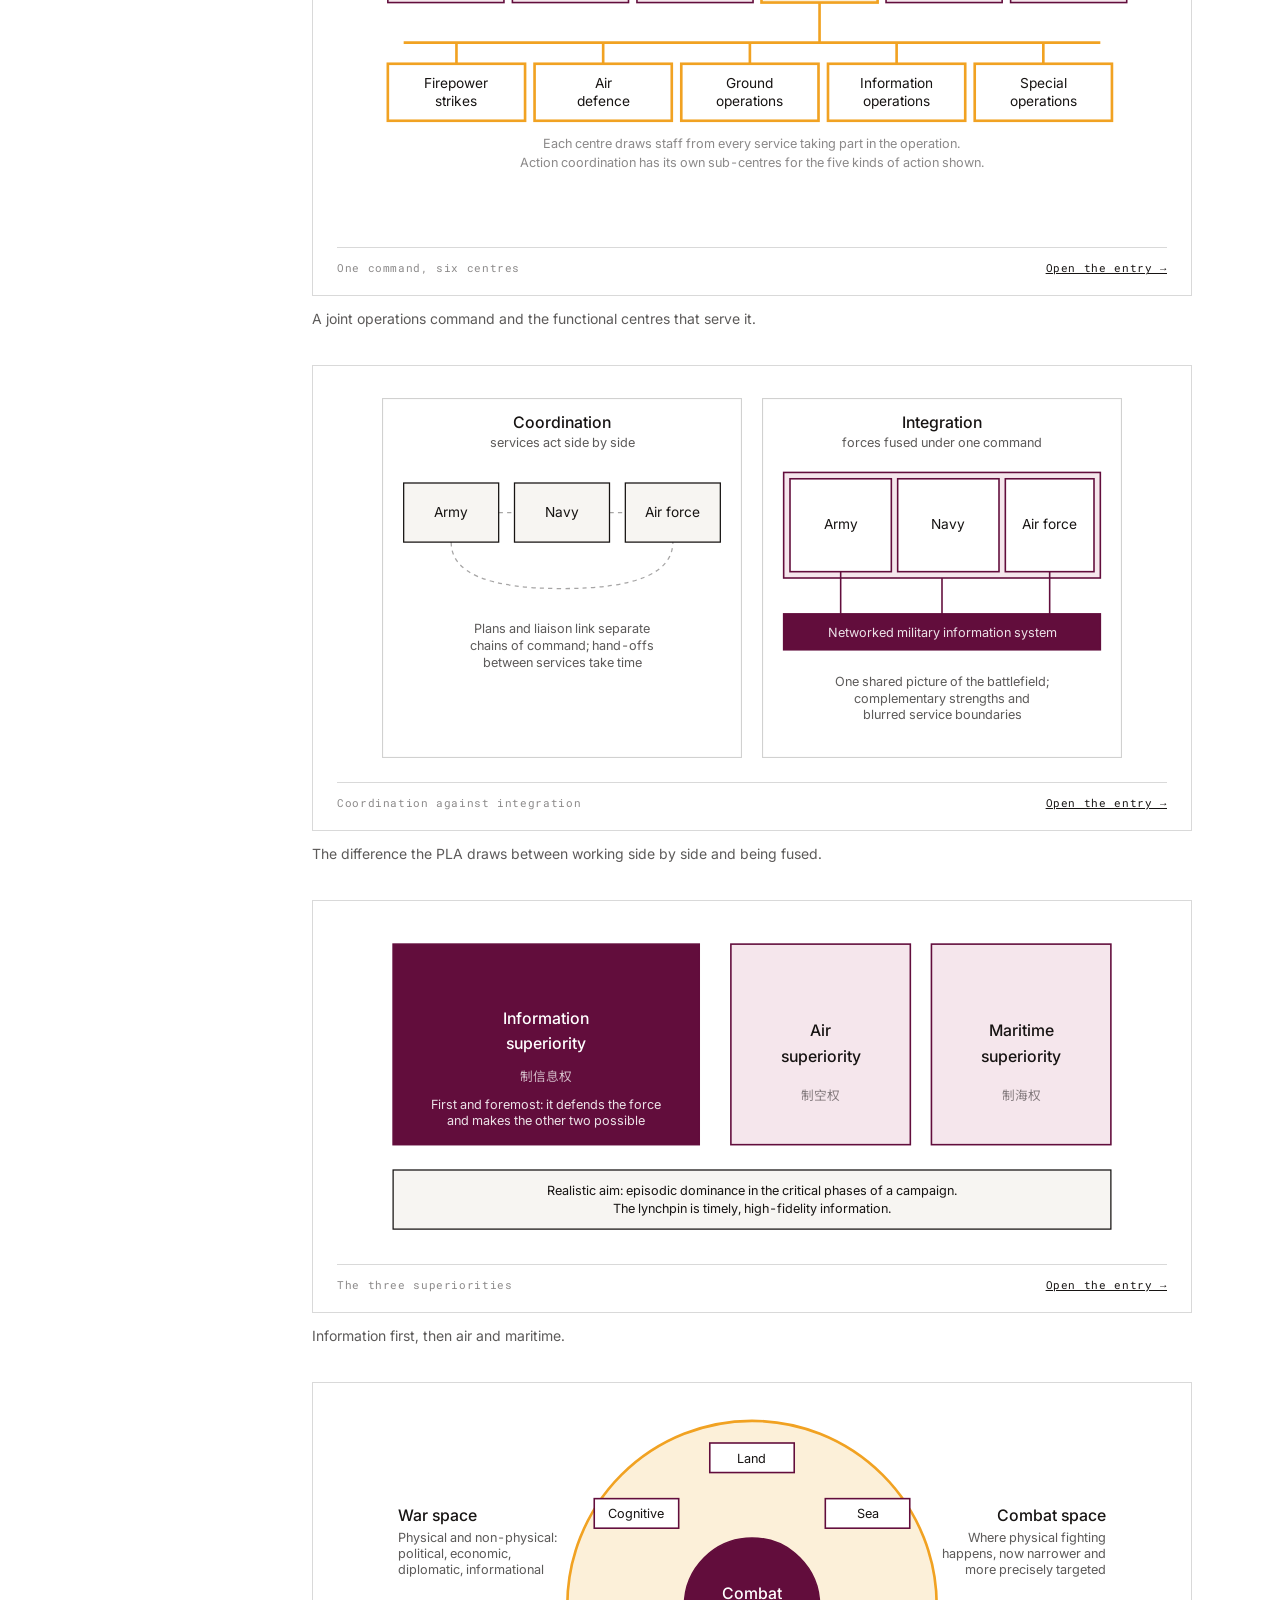
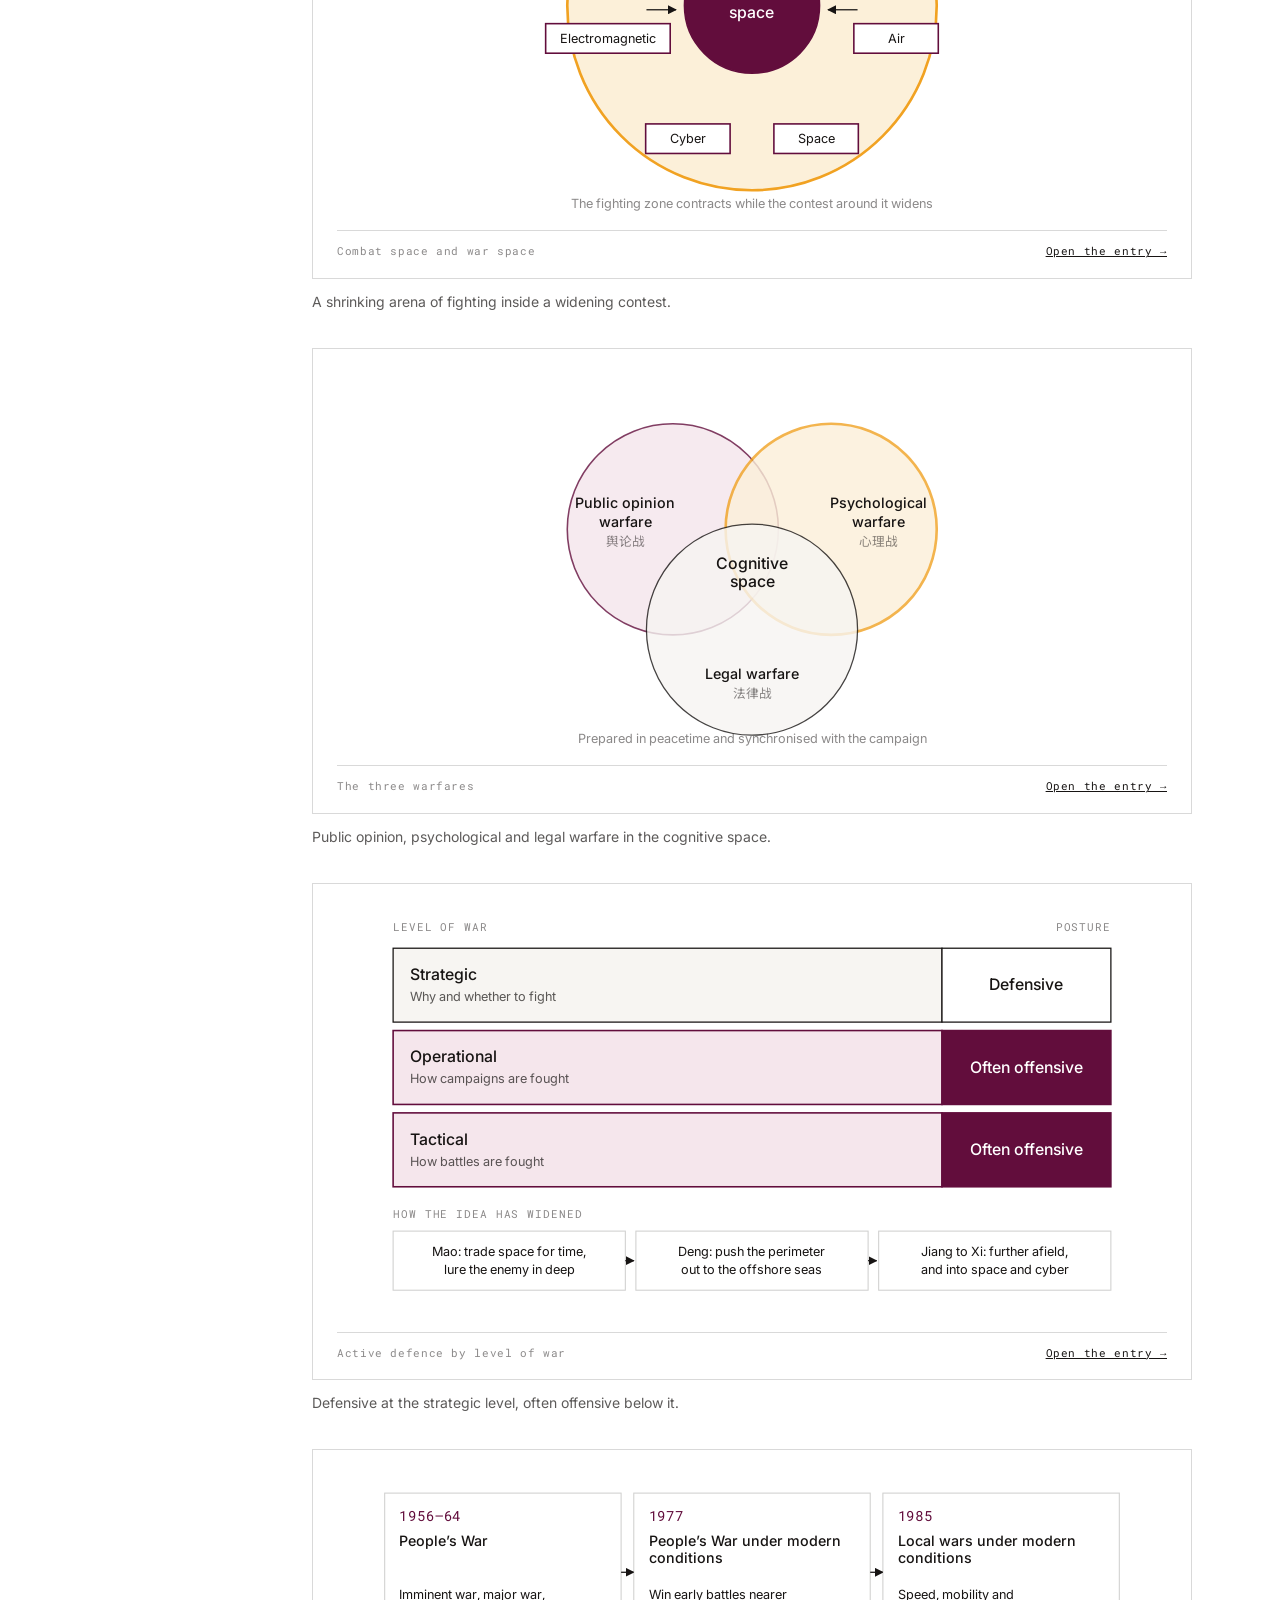
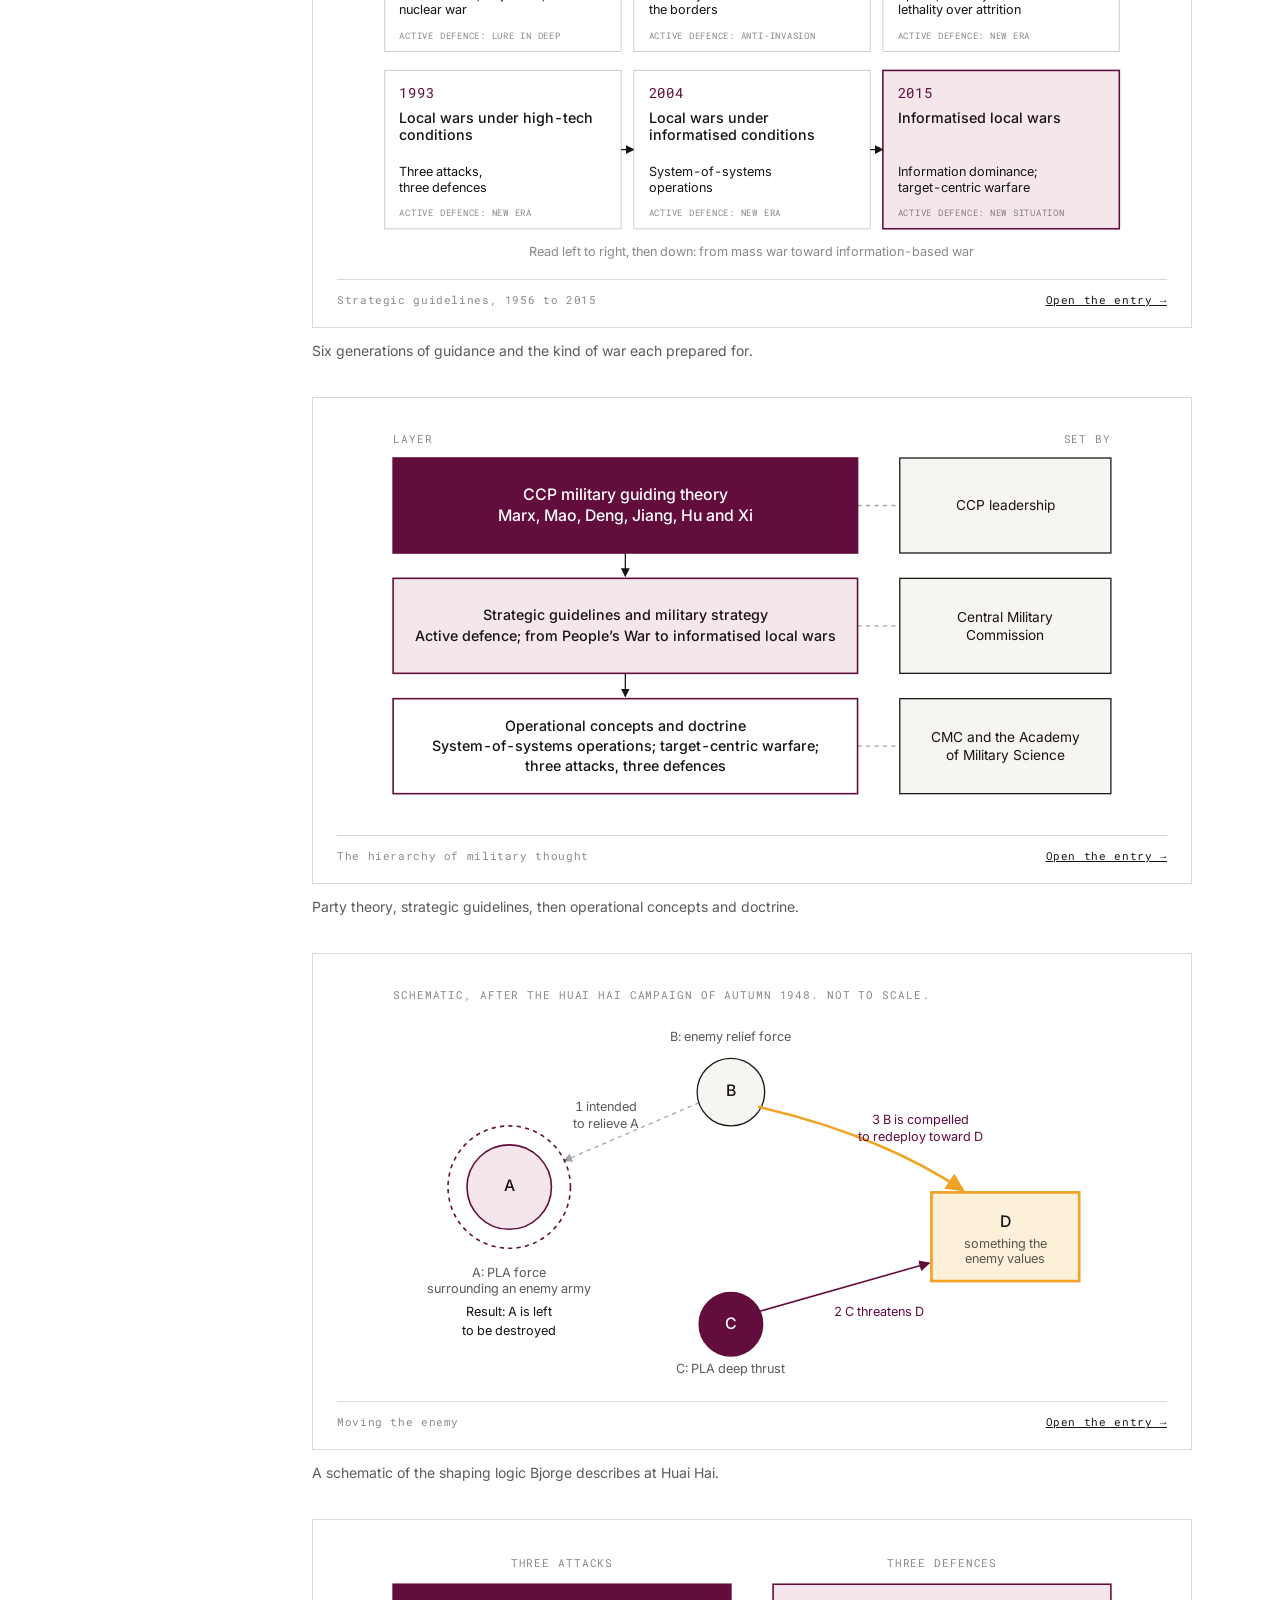
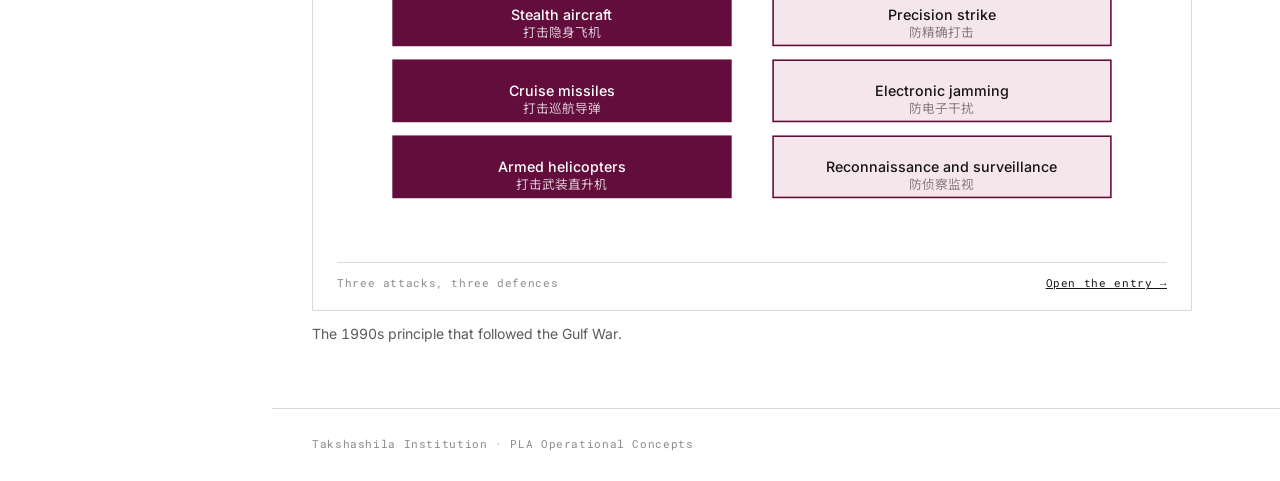
<file: gallery.html>
<!doctype html>
<html lang="en-GB">
<head>
<meta charset="utf-8">
<meta name="viewport" content="width=device-width, initial-scale=1">
<title>Diagram Gallery · PLA Operational Concepts</title>
<meta name="description" content="Original diagrams of PLA operational concepts.">
<link rel="preconnect" href="https://fonts.googleapis.com">
<link rel="preconnect" href="https://fonts.gstatic.com" crossorigin>
<link href="https://fonts.googleapis.com/css2?family=Inter:wght@300;400;500;600&family=Roboto+Mono:wght@400&family=Noto+Sans+SC:wght@400&display=swap" rel="stylesheet">
<link rel="stylesheet" href="assets/style.css">
</head>
<body data-page="gallery">
<main>

<header class="band"><div class="wrap">
<div class="eyebrow">Gallery</div>
<h1 class="h-sec" style="max-width:20ch">Seventeen <em>diagrams</em>, drawn for this site</h1>
<p class="lede" style="margin-top:24px">Each diagram is a schematic and not a map or a measurement: positions, lengths and proportions are illustrative. Select any figure to enlarge it, or open the entry behind it.</p>
</div></header>
<section class="band"><div class="wrap"><div class="gal" id="gal"></div></div></section>

</main>
<script src="assets/concepts.js"></script>
<script src="assets/diagrams.js"></script>
<script src="assets/app.js"></script>
</body>
</html>
</file>
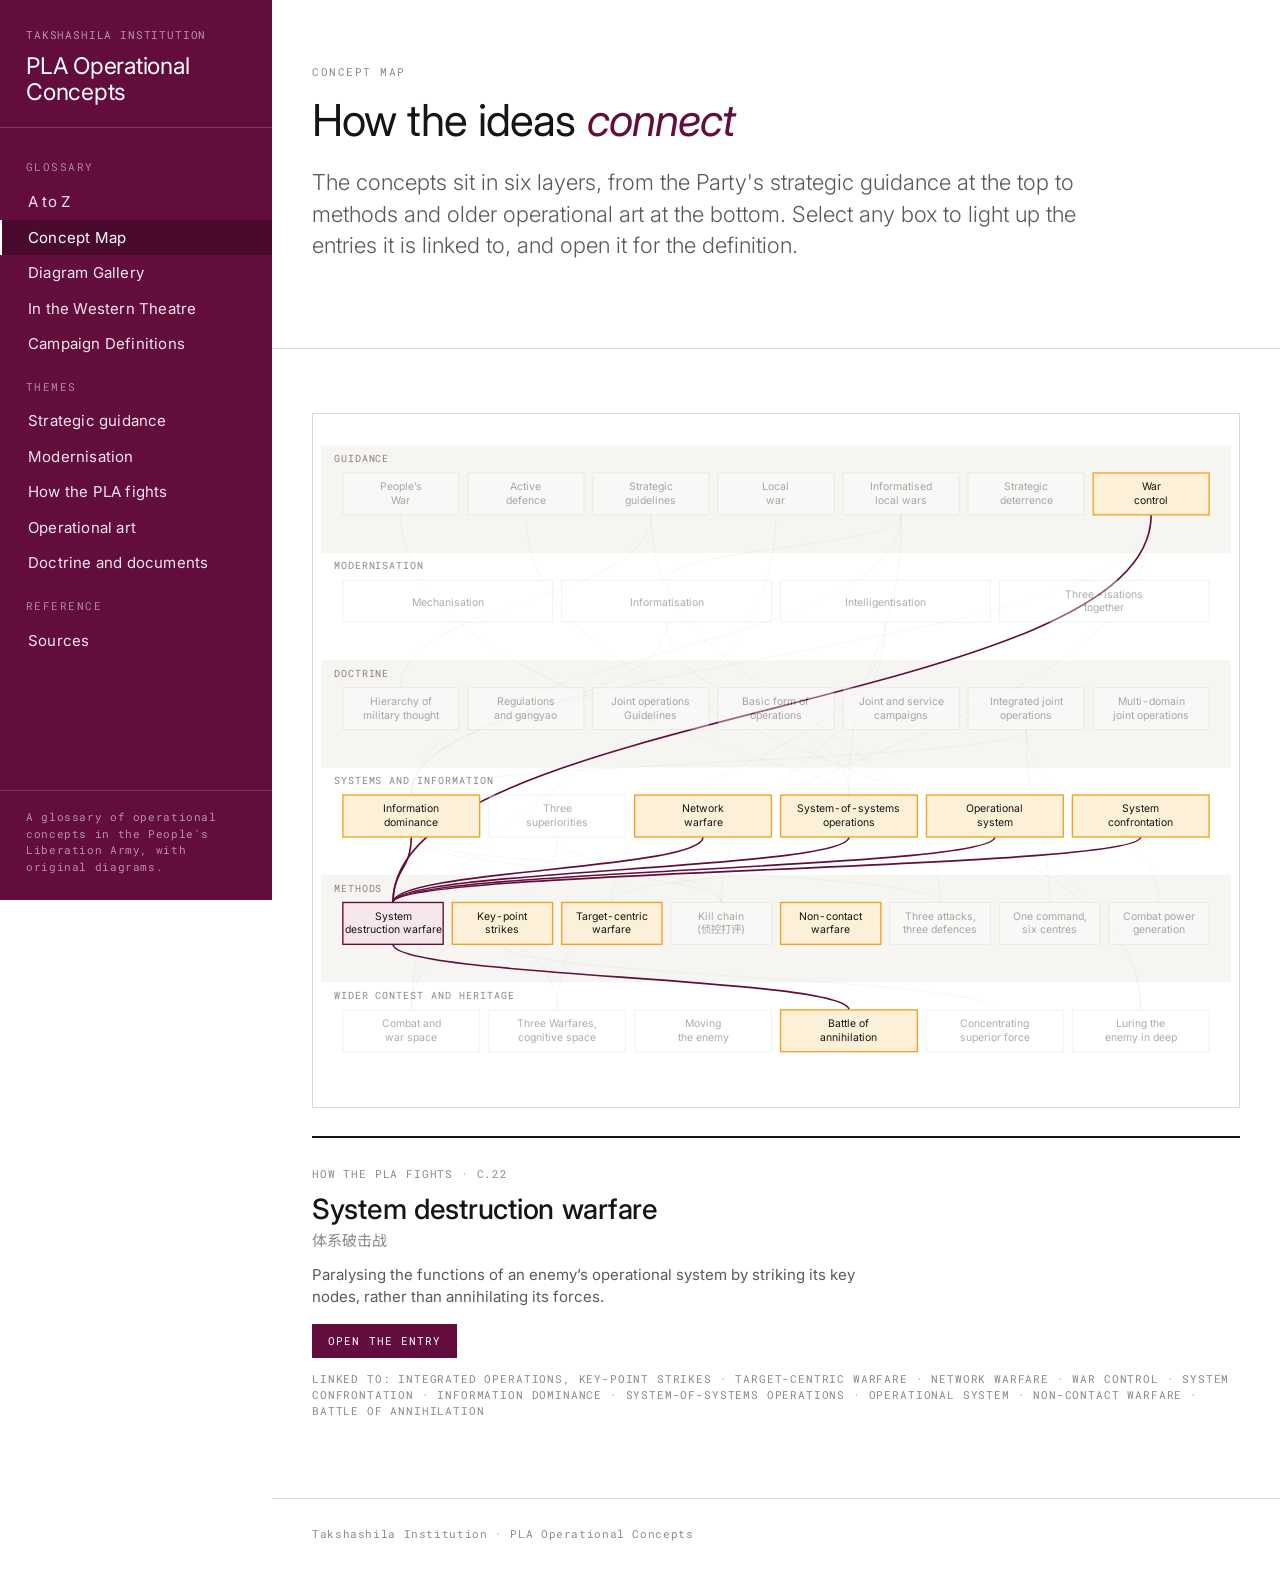
<file: map.html>
<!doctype html>
<html lang="en-GB">
<head>
<meta charset="utf-8">
<meta name="viewport" content="width=device-width, initial-scale=1">
<title>Concept Map · PLA Operational Concepts</title>
<meta name="description" content="How the PLA operational concepts connect.">
<link rel="preconnect" href="https://fonts.googleapis.com">
<link rel="preconnect" href="https://fonts.gstatic.com" crossorigin>
<link href="https://fonts.googleapis.com/css2?family=Inter:wght@300;400;500;600&family=Roboto+Mono:wght@400&family=Noto+Sans+SC:wght@400&display=swap" rel="stylesheet">
<link rel="stylesheet" href="assets/style.css">
</head>
<body data-page="map">
<main>

<header class="band"><div class="wrap">
<div class="eyebrow">Concept map</div>
<h1 class="h-sec" style="max-width:20ch">How the ideas <em>connect</em></h1>
<p class="lede" style="margin-top:24px">The concepts sit in six layers, from the Party's strategic guidance at the top to methods and older operational art at the bottom. Select any box to light up the entries it is linked to, and open it for the definition.</p>
</div></header>
<section class="band"><div class="wrap">
<div class="cmap" id="cmap"></div>
<div style="margin-top:28px;border-top:2px solid var(--ink);padding-top:24px" id="cpanel" aria-live="polite"></div>
</div></section>

</main>
<script src="assets/concepts.js"></script>
<script src="assets/diagrams.js"></script>
<script src="assets/app.js"></script>
</body>
</html>
</file>
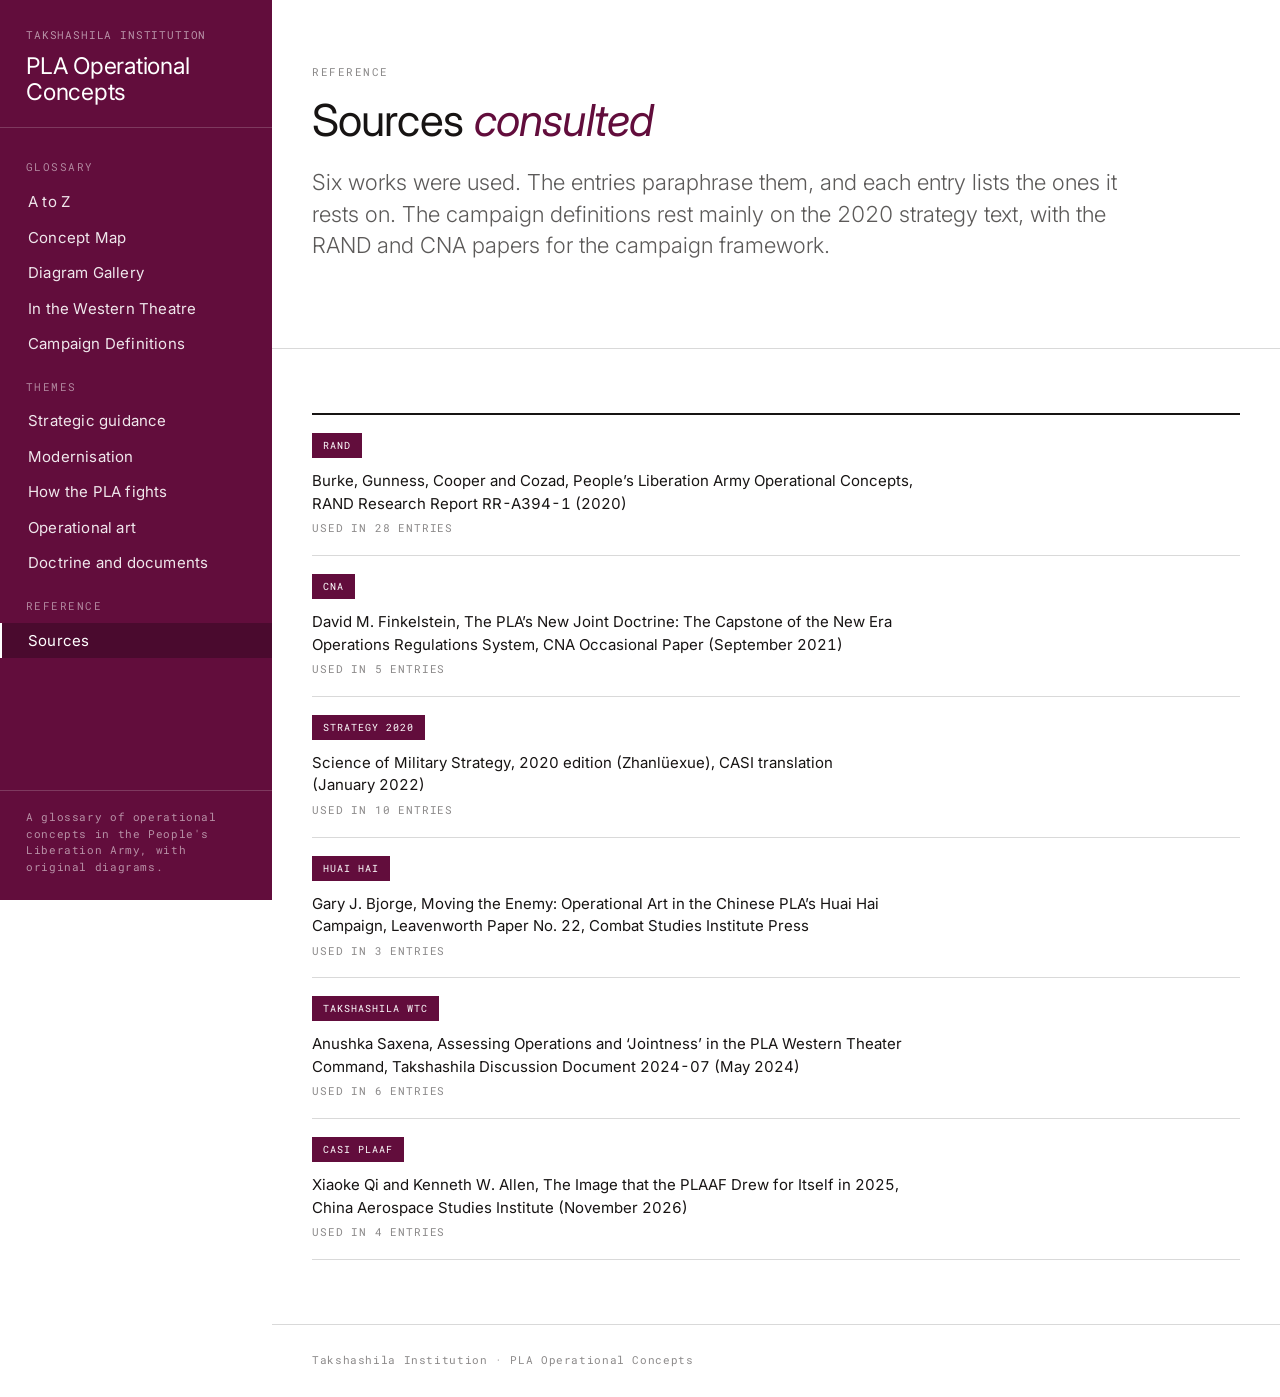
<file: sources.html>
<!doctype html>
<html lang="en-GB">
<head>
<meta charset="utf-8">
<meta name="viewport" content="width=device-width, initial-scale=1">
<title>Sources · PLA Operational Concepts</title>
<meta name="description" content="Sources used for the PLA operational concepts glossary.">
<link rel="preconnect" href="https://fonts.googleapis.com">
<link rel="preconnect" href="https://fonts.gstatic.com" crossorigin>
<link href="https://fonts.googleapis.com/css2?family=Inter:wght@300;400;500;600&family=Roboto+Mono:wght@400&family=Noto+Sans+SC:wght@400&display=swap" rel="stylesheet">
<link rel="stylesheet" href="assets/style.css">
</head>
<body data-page="sources">
<main>

<header class="band"><div class="wrap">
<div class="eyebrow">Reference</div>
<h1 class="h-sec" style="max-width:20ch">Sources <em>consulted</em></h1>
<p class="lede" style="margin-top:24px">Six works were used. The entries paraphrase them, and each entry lists the ones it rests on. The campaign definitions rest mainly on the 2020 strategy text, with the RAND and CNA papers for the campaign framework.</p>
</div></header>
<section class="band"><div class="wrap"><div class="rows" id="srcs" style="display:block"></div></div></section>
<script>
document.addEventListener('DOMContentLoaded', function () {
  var h = '';
  Object.keys(SOURCES).forEach(function (k) {
    var n = CONCEPTS.filter(function (c) { return c.src.indexOf(k) > -1; });
    h += '<div id="' + k + '" style="display:grid;grid-template-columns:1fr auto;gap:20px;padding:18px 0;border-bottom:1px solid var(--ink-20)"><div><span class="tag wine">' + SOURCES[k].short + '</span><p style="margin:12px 0 6px;max-width:70ch">' + SOURCES[k].title + '</p><p class="meta" style="margin:0">Used in ' + n.length + ' entries</p></div></div>';
  });
  document.getElementById('srcs').innerHTML = h;
});
</script>

</main>
<script src="assets/concepts.js"></script>
<script src="assets/diagrams.js"></script>
<script src="assets/app.js"></script>
</body>
</html>
</file>
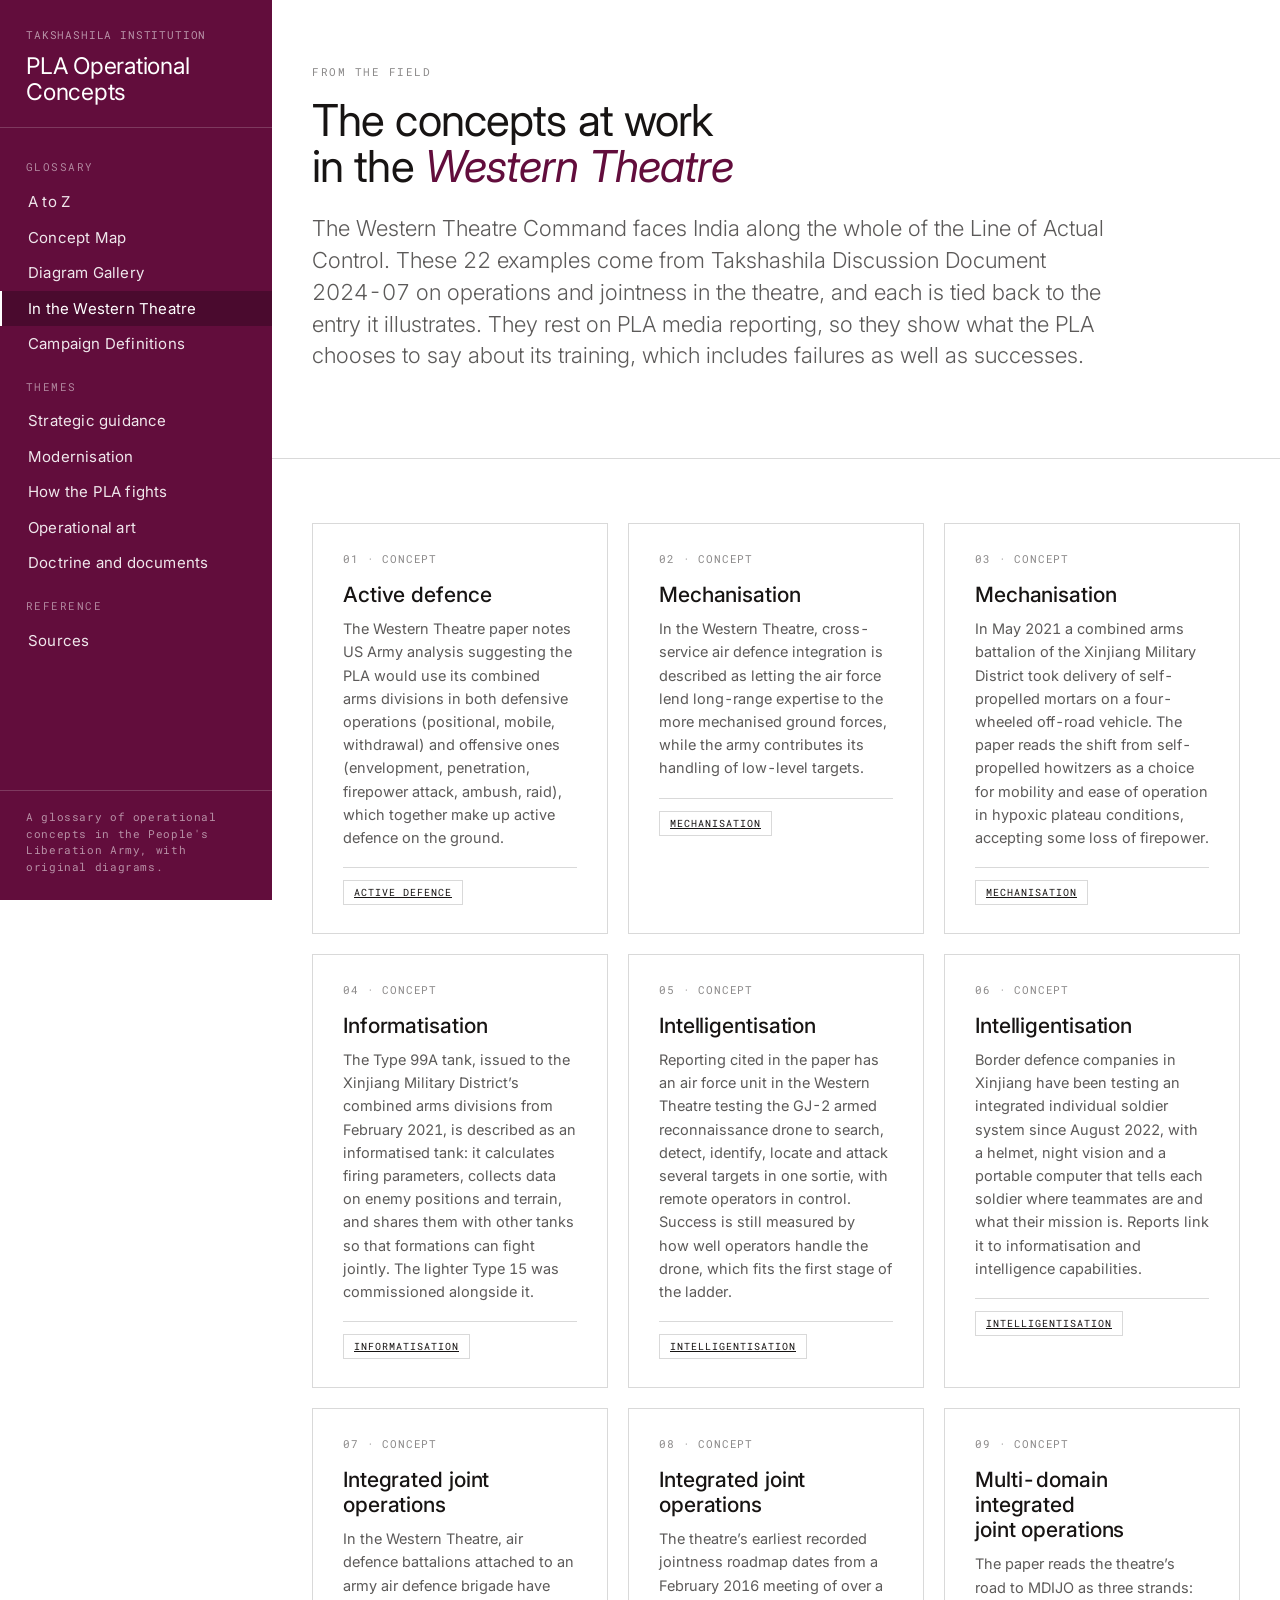
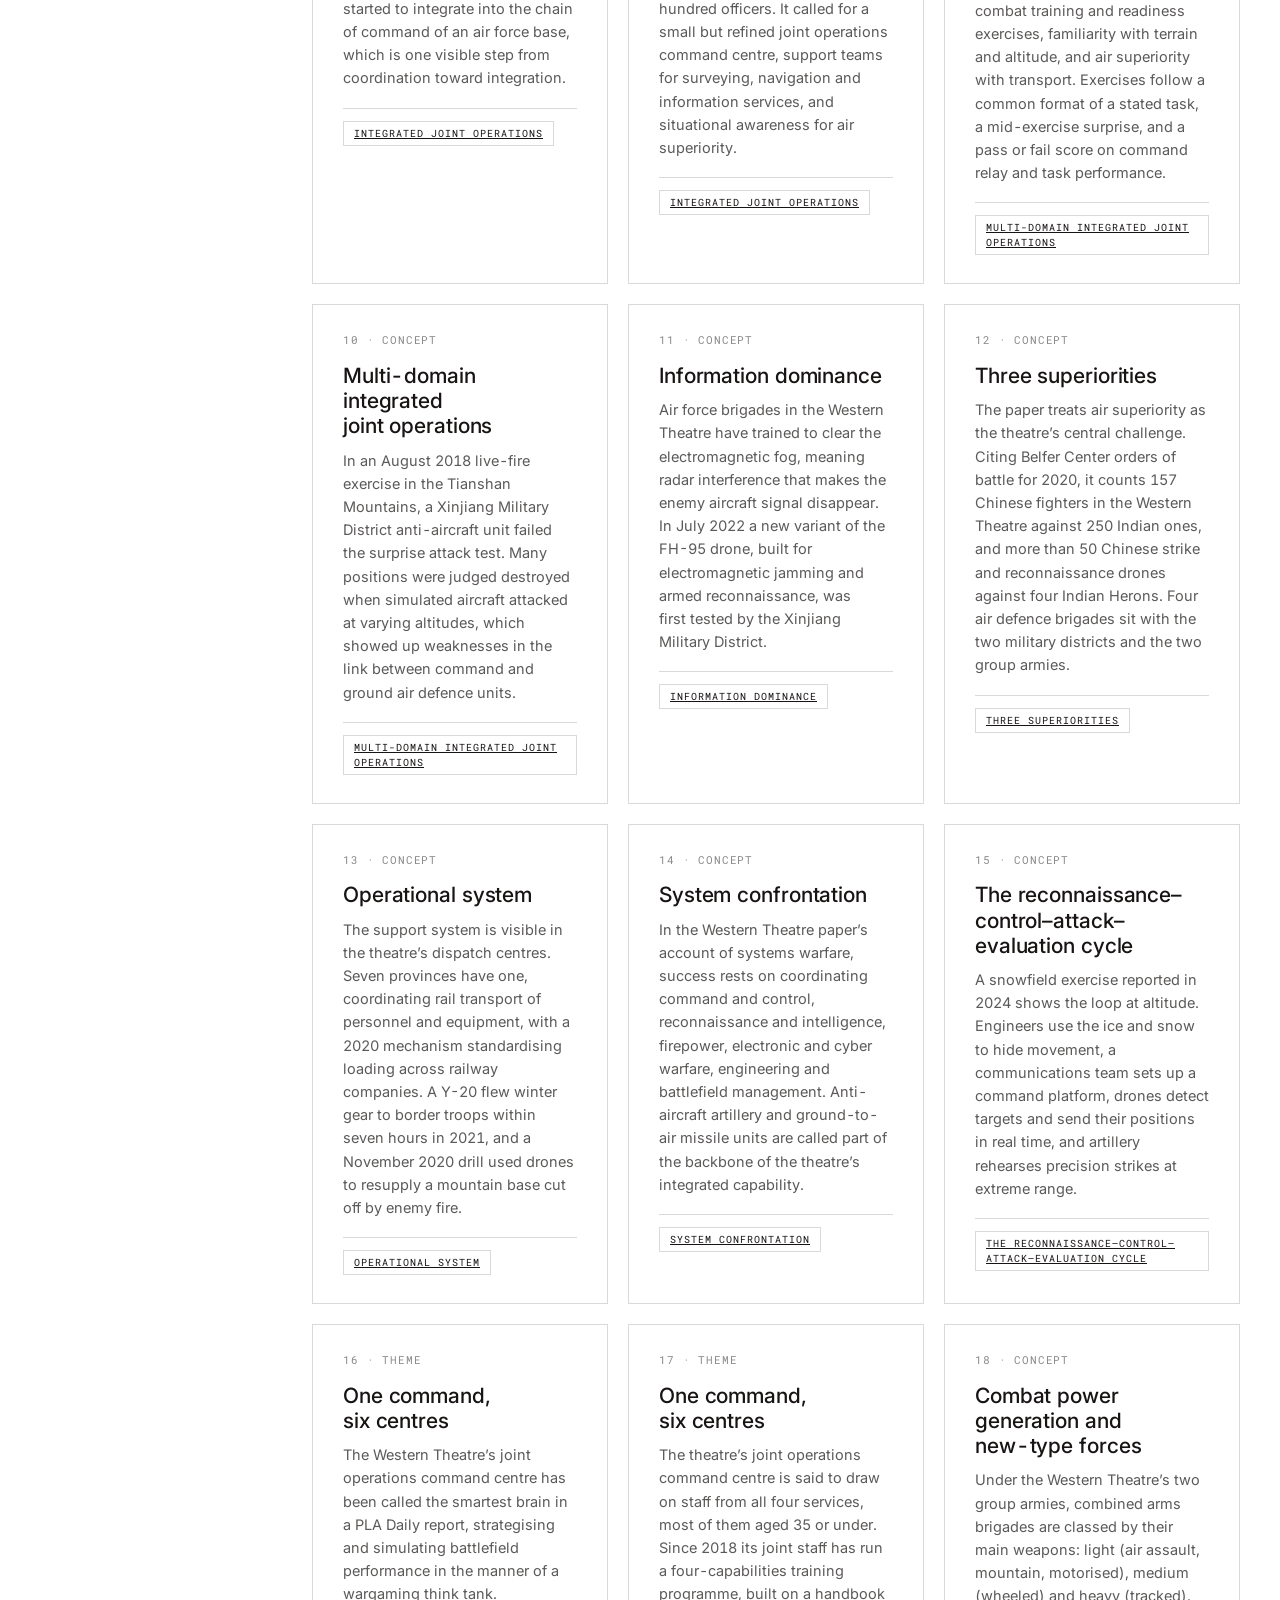
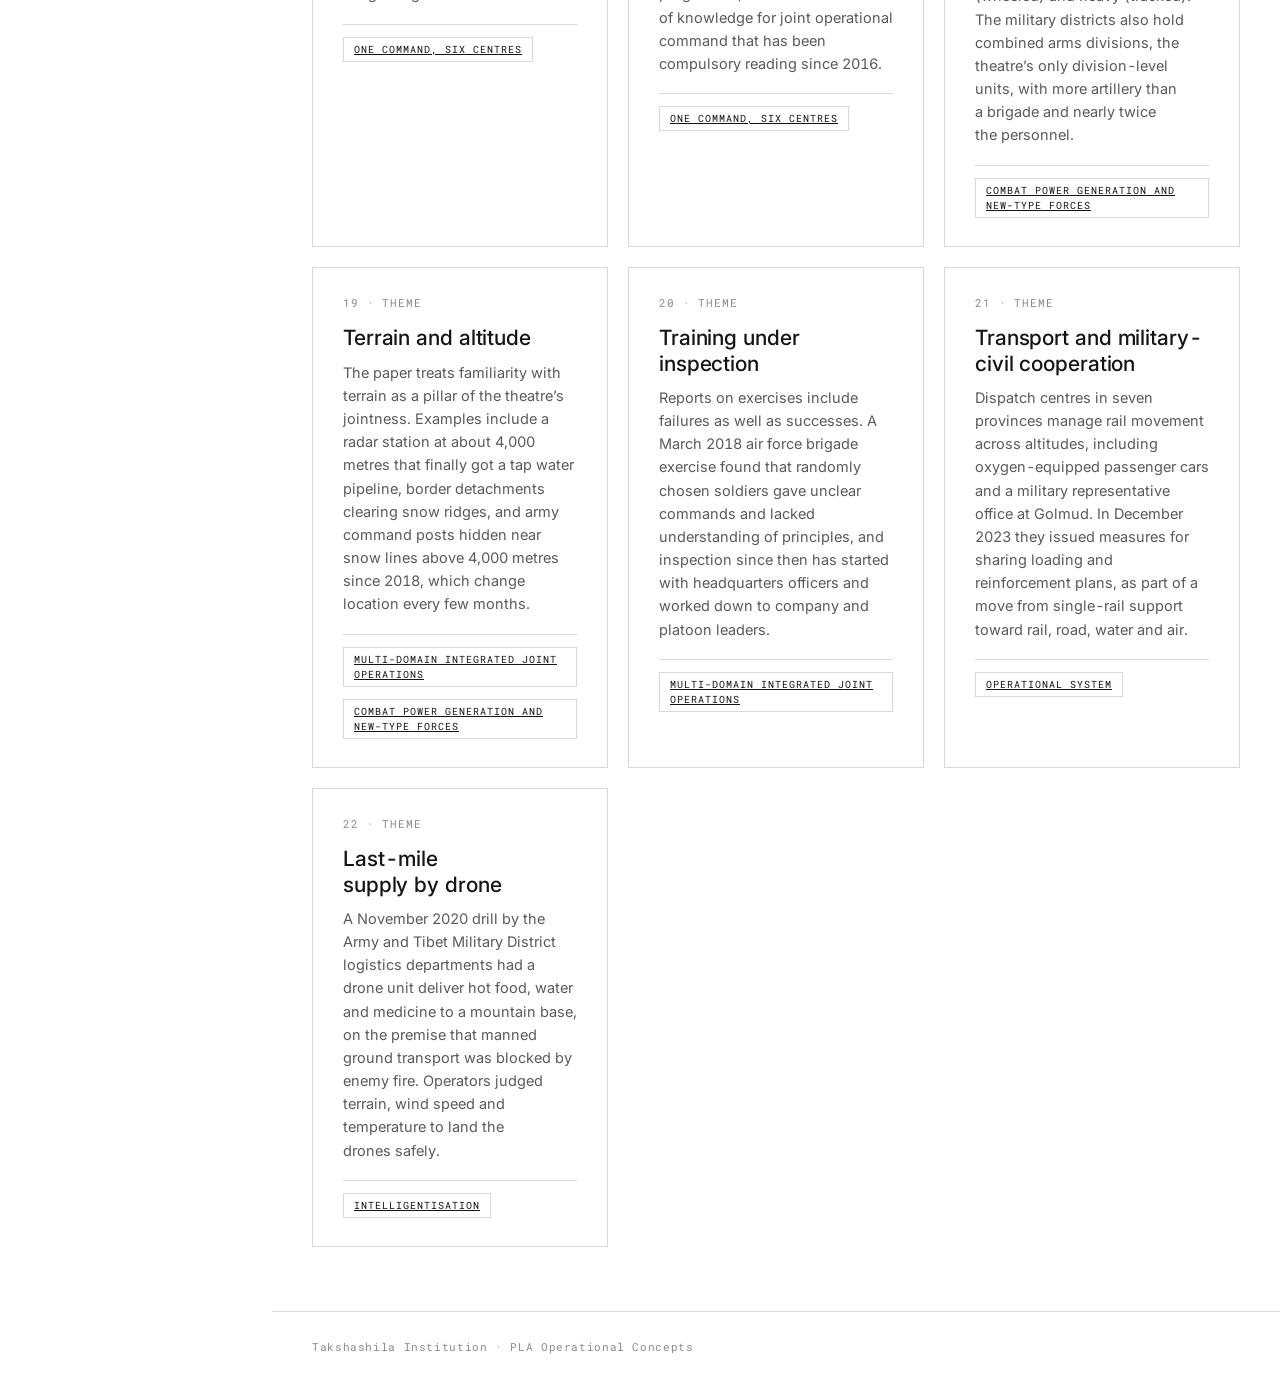
<file: wtc.html>
<!doctype html>
<html lang="en-GB">
<head>
<meta charset="utf-8">
<meta name="viewport" content="width=device-width, initial-scale=1">
<title>In the Western Theatre · PLA Operational Concepts</title>
<meta name="description" content="Examples of PLA operational concepts at work in the Western Theatre Command.">
<link rel="preconnect" href="https://fonts.googleapis.com">
<link rel="preconnect" href="https://fonts.gstatic.com" crossorigin>
<link href="https://fonts.googleapis.com/css2?family=Inter:wght@300;400;500;600&family=Roboto+Mono:wght@400&family=Noto+Sans+SC:wght@400&display=swap" rel="stylesheet">
<link rel="stylesheet" href="assets/style.css">
</head>
<body data-page="wtc">
<main>
<header class="band"><div class="wrap">
<div class="eyebrow">From the field</div>
<h1 class="h-sec" style="max-width:22ch">The concepts at work in the <em>Western Theatre</em></h1>
<p class="lede" style="margin-top:24px">The Western Theatre Command faces India along the whole of the Line of Actual Control. These <span id="wtc-n"></span> examples come from Takshashila Discussion Document 2024-07 on operations and jointness in the theatre, and each is tied back to the entry it illustrates. They rest on PLA media reporting, so they show what the PLA chooses to say about its training, which includes failures as well as successes.</p>
</div></header>
<section class="band"><div class="wrap"><div class="cards" id="wtc"></div></div></section>
</main>
<script src="assets/concepts.js"></script>
<script src="assets/diagrams.js"></script>
<script src="assets/app.js"></script>
</body>
</html>
</file>
<file: assets/style.css>
/* Counterparts: PLA and Indian defence study desk
   Visual system follows the Takshashila design language:
   wine + marigold, warm paper, hairline rules, no radius, no shadow. */

:root {
  --wine: #620d3c;
  --wine-dark: #4a0a2e;
  --wine-soft: #f5e6ec;
  --gold: #f1a222;
  --gold-soft: #fcf0d9;

  --paper: #ffffff;
  --deep: #f7f5f2;
  --ink: #171413;
  --ink-70: rgba(23, 20, 19, 0.70);
  --ink-50: rgba(23, 20, 19, 0.50);
  --ink-20: rgba(23, 20, 19, 0.16);
  --ink-10: rgba(23, 20, 19, 0.08);

  --cat-1: #620d3c;
  --cat-2: #f1a222;
  --cat-3: #2f6b6b;
  --cat-4: #b8809f;
  --positive: #2f6b4a;
  --negative: #a3282d;

  --sans: Inter, -apple-system, BlinkMacSystemFont, system-ui, "PingFang SC", "Noto Sans SC", "Microsoft YaHei", sans-serif;
  --mono: "Roboto Mono", ui-monospace, SFMono-Regular, Menlo, monospace;

  --max: 1240px;
  --pad-x: 40px;
  --side: 272px;
  --rule: 1px solid var(--ink-20);
}

@media (max-width: 960px) { :root { --pad-x: 24px; } }
@media (max-width: 560px) { :root { --pad-x: 18px; } }

* { box-sizing: border-box; }
html { scroll-behavior: smooth; }
body {
  margin: 0;
  font-family: var(--sans);
  font-size: 15px;
  line-height: 1.5;
  color: var(--ink);
  background: var(--paper);
  font-variant-numeric: tabular-nums lining-nums;
  -webkit-font-smoothing: antialiased;
}
h1, h2, h3, h4 { font-weight: 400; margin: 0; text-wrap: balance; }
p { margin: 0 0 1em; text-wrap: pretty; }
a { color: inherit; }
img { max-width: 100%; display: block; }
button { font: inherit; color: inherit; cursor: pointer; }
em.w, h1 em, h2 em, h3 em { font-style: italic; color: var(--wine); }
:focus-visible { outline: 2px solid var(--wine); outline-offset: 2px; }
.zh { font-family: "PingFang SC", "Noto Sans SC", "Microsoft YaHei", var(--sans); }

/* ---------- shell ---------- */
.side {
  position: fixed; inset: 0 auto 0 0; width: var(--side);
  background: var(--wine); color: #fff; overflow-y: auto;
  display: flex; flex-direction: column; z-index: 20;
}
.brand { display: block; padding: 28px 26px 22px; text-decoration: none; border-bottom: 1px solid rgba(255,255,255,0.18); }
.brand .mono { display: block; margin-bottom: 10px; color: rgba(255,255,255,0.55); }
.brand strong { display: block; font-weight: 400; font-size: 23px; line-height: 1.12; letter-spacing: -0.01em; }
.menu-btn { display: none; }
.nav { padding: 14px 0 20px; flex: 1; }
.nav .grp { font-family: var(--mono); font-size: 10.5px; letter-spacing: 0.14em; text-transform: uppercase; color: rgba(255,255,255,0.5); padding: 18px 26px 8px; }
.nav a {
  display: block; padding: 8px 26px; font-family: var(--sans); font-size: 15px; font-weight: 400;
  line-height: 1.3; letter-spacing: 0.2px; text-transform: none; text-decoration: none;
  color: rgba(255,255,255,0.9); border-left: 2px solid transparent; transition: background .15s ease;
}
.nav a:hover { background: var(--wine-dark); color: #fff; }
.nav a[aria-current="page"] { background: var(--wine-dark); color: #fff; border-left-color: #fff; }
.side-foot { padding: 18px 26px 24px; border-top: 1px solid rgba(255,255,255,0.18); font-family: var(--mono); font-size: 10.5px; letter-spacing: 0.06em; color: rgba(255,255,255,0.55); line-height: 1.6; }

main { margin-left: var(--side); min-width: 0; }
.wrap { max-width: var(--max); margin: 0 auto; }
.band { padding: 64px var(--pad-x); border-bottom: var(--rule); }
.band.deep { background: var(--deep); }
.band.ink { background: var(--ink); color: rgba(255,255,255,0.85); border-bottom-color: rgba(255,255,255,0.18); }
.band.wine { background: var(--wine); color: rgba(255,255,255,0.85); border-bottom-color: rgba(255,255,255,0.18); }
.band.tight { padding-top: 40px; padding-bottom: 40px; }
@media (max-width: 560px) { .band { padding-top: 44px; padding-bottom: 44px; } }

.mono, .eyebrow, .meta { font-family: var(--mono); font-weight: 400; }
.eyebrow { font-size: 11px; letter-spacing: 0.14em; text-transform: uppercase; color: var(--ink-50); margin-bottom: 16px; }
.ink .eyebrow, .wine .eyebrow { color: rgba(255,255,255,0.55); }
.meta { font-size: 10.5px; letter-spacing: 0.08em; text-transform: uppercase; color: var(--ink-50); }

.display { font-size: 72px; line-height: 0.98; letter-spacing: -0.025em; }
.h-page { font-size: 40px; line-height: 1.2; letter-spacing: -0.02em; }
.h-sec { font-size: 44px; line-height: 1.05; letter-spacing: -0.02em; }
.h-feat { font-size: 28px; line-height: 1.15; letter-spacing: -0.01em; font-weight: 500; }
.h-card { font-size: 21px; line-height: 1.2; letter-spacing: -0.005em; font-weight: 500; }
.lede { font-size: 22px; font-weight: 300; line-height: 1.45; color: var(--ink-70); max-width: 62ch; }
.ink .lede, .wine .lede { color: rgba(255,255,255,0.85); }
@media (max-width: 960px) { .display { font-size: 48px; } }
@media (max-width: 560px) { .display { font-size: 44px; } .h-sec { font-size: 32px; } .lede { font-size: 18px; } .h-page { font-size: 32px; } }

.prose { max-width: 68ch; color: var(--ink-70); }
.prose p { margin-bottom: 1.1em; }
.prose strong { color: var(--ink); font-weight: 500; }
.sec-head { display: flex; justify-content: space-between; align-items: baseline; gap: 24px; margin-bottom: 32px; flex-wrap: wrap; }
.sec-head .sub { max-width: 60ch; color: var(--ink-70); margin-top: 14px; }
.link-cta { font-family: var(--mono); font-size: 12px; letter-spacing: 0.1em; text-transform: uppercase; text-decoration: none; border-bottom: 1px solid currentColor; padding-bottom: 2px; }
.link-cta:hover { color: var(--wine); }

/* ---------- grids ---------- */
.split { display: grid; grid-template-columns: 7fr 5fr; gap: 56px; align-items: start; }
.split.rev { grid-template-columns: 5fr 7fr; }
@media (max-width: 960px) { .split, .split.rev { grid-template-columns: 1fr; gap: 32px; } }

.rgrid { display: grid; border-top: var(--rule); border-left: var(--rule); }
.rgrid > * { border-right: var(--rule); border-bottom: var(--rule); padding: 28px 30px; background: var(--paper); transition: background .15s ease; }
.rgrid.c2 { grid-template-columns: repeat(2, 1fr); }
.rgrid.c3 { grid-template-columns: repeat(3, 1fr); }
.rgrid.c4 { grid-template-columns: repeat(4, 1fr); }
a.cell, button.cell { text-decoration: none; text-align: left; display: block; border-top: 0; border-left: 0; }
.rgrid > a:hover, .rgrid > button:hover, .card:hover { background: var(--deep); }
@media (max-width: 960px) { .rgrid.c4 { grid-template-columns: repeat(2, 1fr); } .rgrid.c3 { grid-template-columns: repeat(2, 1fr); } }
@media (max-width: 560px) { .rgrid.c4, .rgrid.c3, .rgrid.c2 { grid-template-columns: 1fr; } .rgrid > * { padding: 22px 20px; } }

.cards { display: grid; gap: 20px; grid-template-columns: repeat(auto-fill, minmax(290px, 1fr)); }
.card { border: var(--rule); background: var(--paper); padding: 28px 30px; transition: background .15s ease; display: block; text-decoration: none; text-align: left; }
.card .meta { margin-bottom: 14px; display: block; }
.card p { color: var(--ink-70); font-size: 14.5px; line-height: 1.6; margin: 10px 0 0; }
.card .foot { margin-top: 18px; padding-top: 12px; border-top: var(--rule); font-family: var(--mono); font-size: 10.5px; letter-spacing: 0.08em; text-transform: uppercase; color: var(--ink-50); display: flex; justify-content: space-between; gap: 12px; }
@media (max-width: 560px) { .card { padding: 22px 20px; } }

.kpi .fig { font-size: 44px; line-height: 1; letter-spacing: -0.02em; font-weight: 400; }
.kpi .lab { font-family: var(--mono); font-size: 11px; letter-spacing: 0.08em; text-transform: uppercase; color: var(--ink-50); margin-top: 12px; }
.kpi .vs { font-size: 14px; color: var(--ink-70); margin-top: 6px; }
.ink .kpi .fig, .wine .kpi .fig { color: var(--gold); }

/* ---------- tags, buttons, tables ---------- */
.tag { display: inline-block; font-family: var(--mono); font-size: 10px; letter-spacing: 0.1em; text-transform: uppercase; padding: 4px 10px; border: var(--rule); background: transparent; color: var(--ink); }
.tag.wine { background: var(--wine); color: #fff; border-color: var(--wine); }
.tag.gold { background: var(--gold); color: var(--ink); border-color: var(--gold); font-weight: 600; }
.btn { font-family: var(--mono); font-size: 12px; letter-spacing: 0.1em; text-transform: uppercase; padding: 14px 28px; border: none; background: var(--wine); color: #fff; cursor: pointer; text-decoration: none; display: inline-block; }
.btn:hover { background: var(--wine-dark); }
.btn.ghost { background: transparent; color: var(--ink); border: var(--rule); }
.btn.ghost:hover { background: var(--deep); }
.btn.sm { padding: 9px 16px; font-size: 11px; }
.btn.gold { background: var(--gold); color: var(--ink); font-weight: 600; }
.btn[aria-pressed="true"], .btn.on { background: var(--wine); color: #fff; border-color: var(--wine); }

.rows { border-top: 2px solid var(--ink); }
.rows > * { display: grid; grid-template-columns: 1fr auto; gap: 20px; align-items: baseline; padding: 14px 0; border-bottom: var(--rule); }

.deftable { display: grid; grid-template-columns: 150px 1fr; gap: 10px 20px; margin: 0; }
.deftable dt { font-family: var(--mono); font-size: 10.5px; letter-spacing: 0.08em; text-transform: uppercase; color: var(--ink-50); padding-top: 3px; }
.deftable dd { margin: 0; }

table.data { border-collapse: collapse; width: 100%; font-variant-numeric: tabular-nums; }
table.data th { font-family: var(--mono); font-size: 10.5px; text-transform: uppercase; letter-spacing: 0.08em; color: var(--ink-50); font-weight: 400; text-align: left; border-bottom: var(--rule); padding: 10px 14px 10px 0; }
table.data td { font-size: 14px; border-bottom: var(--rule); padding: 12px 14px 12px 0; vertical-align: top; }
table.data td.num, table.data th.num { text-align: right; }
.scroll-x { overflow-x: auto; }

.aside { border-left: 2px solid var(--wine); padding: 4px 0 4px 28px; color: var(--ink-70); max-width: 64ch; }
.aside strong { color: var(--ink); font-weight: 500; }
.notice { border: var(--rule); border-left: 2px solid var(--gold); background: var(--gold-soft); padding: 18px 22px; font-size: 14.5px; color: var(--ink); }
.notice .meta { display: block; margin-bottom: 8px; color: var(--ink-70); }

.stripe { background: repeating-linear-gradient(135deg, rgba(23,20,19,0.04) 0 8px, rgba(23,20,19,0.09) 8px 16px); position: relative; min-height: 180px; }
.stripe::after { content: attr(data-cap); position: absolute; left: 12px; bottom: 10px; font-family: var(--mono); font-size: 10.5px; letter-spacing: 0.08em; text-transform: uppercase; color: var(--ink-50); }

/* ---------- figures / photos ---------- */
.photo { margin: 0; position: relative; }
.photo .frame { aspect-ratio: 3 / 2; overflow: hidden; background: var(--deep); position: relative; cursor: zoom-in; }
.photo img { width: 100%; height: 100%; object-fit: cover; }
.photo figcaption { font-family: var(--mono); font-size: 10px; letter-spacing: 0.06em; color: var(--ink-50); padding-top: 8px; line-height: 1.5; }
.photo figcaption a { text-decoration: underline; }
.photo.wide .frame { aspect-ratio: 16 / 9; }
.photo.tall .frame { aspect-ratio: 4 / 5; }
dialog.lb { border: 1px solid var(--ink-20); padding: 0; max-width: min(1100px, 94vw); background: var(--paper); }
dialog.lb::backdrop { background: rgba(23,20,19,0.72); }
dialog.lb img { max-height: 78vh; width: auto; margin: 0 auto; }
dialog.lb .cap { padding: 14px 20px; font-family: var(--mono); font-size: 11px; color: var(--ink-70); display: flex; justify-content: space-between; gap: 16px; align-items: center; }

/* ---------- carousel ---------- */
.carousel { border: var(--rule); background: var(--paper); }
.car-view { overflow: hidden; }
.car-track { display: flex; transition: transform .35s ease; }
.car-slide { flex: 0 0 100%; display: grid; grid-template-columns: 5fr 7fr; min-height: 380px; }
.car-slide .txt { padding: 40px 44px; display: flex; flex-direction: column; justify-content: center; border-right: var(--rule); }
.car-slide .txt h3 { font-size: 30px; line-height: 1.12; letter-spacing: -0.01em; font-weight: 500; margin-bottom: 14px; }
.car-slide .txt p { color: var(--ink-70); }
.car-slide .pic { position: relative; background: var(--deep); min-height: 260px; }
.car-slide .pic img { position: absolute; inset: 0; width: 100%; height: 100%; object-fit: cover; }
.car-slide .pic .cap { position: absolute; left: 0; bottom: 0; right: 0; padding: 8px 12px; font-family: var(--mono); font-size: 10px; letter-spacing: 0.05em; color: #fff; background: rgba(23,20,19,0.62); }
.car-slide .pic .cap a { color: #fff; }
.car-ctl { display: flex; justify-content: space-between; align-items: center; border-top: var(--rule); padding: 0 0 0 20px; }
.car-dots { display: flex; gap: 8px; }
.car-dots button { width: 22px; height: 6px; border: 0; padding: 0; background: var(--ink-20); }
.car-dots button[aria-current="true"] { background: var(--wine); }
.car-ctl .arrows { display: flex; }
.car-ctl .arrows button { width: 56px; height: 52px; border: 0; border-left: var(--rule); background: transparent; font-family: var(--mono); font-size: 16px; }
.car-ctl .arrows button:hover { background: var(--deep); }
@media (max-width: 800px) { .car-slide { grid-template-columns: 1fr; } .car-slide .txt { border-right: 0; border-bottom: var(--rule); padding: 28px 22px; } .car-slide .pic { min-height: 220px; } }

/* ---------- tabs ---------- */
.tabs-bar { display: flex; flex-wrap: wrap; border-bottom: var(--rule); gap: 0; margin-bottom: 28px; }
.tabs-bar button { background: transparent; border: 0; border-bottom: 2px solid transparent; padding: 12px 20px 12px 0; margin-right: 20px; font-size: 15px; color: var(--ink-70); margin-bottom: -1px; }
.tabs-bar button[aria-selected="true"] { color: var(--ink); border-bottom-color: var(--wine); }
.tabs-bar button:hover { color: var(--wine); }

/* ---------- paired tree ---------- */
.pt-tools { display: flex; flex-wrap: wrap; gap: 12px; align-items: center; margin-bottom: 20px; }
.pt-tools input[type="search"] { font-family: var(--sans); font-size: 14px; padding: 10px 14px; border: var(--rule); background: var(--paper); min-width: 260px; flex: 1 1 260px; max-width: 420px; border-radius: 0; }
.pt-legend { display: flex; gap: 20px; flex-wrap: wrap; font-family: var(--mono); font-size: 10.5px; letter-spacing: 0.06em; text-transform: uppercase; color: var(--ink-50); margin-left: auto; }
.pt-cols { display: grid; grid-template-columns: 1fr 1fr; border: var(--rule); }
.pt-col { min-width: 0; }
.pt-col + .pt-col { border-left: var(--rule); }
.pt-head { padding: 18px 22px 14px; border-bottom: 2px solid var(--ink); position: sticky; top: 0; background: var(--paper); z-index: 2; }
.pt-head h3 { font-size: 20px; font-weight: 500; letter-spacing: -0.005em; }
.pt-head .meta { display: block; margin-top: 4px; }
.pt-scroll { max-height: 640px; overflow: auto; padding: 8px 0 16px; }
.pt ul { list-style: none; margin: 0; padding: 0; }
.pt ul ul { margin-left: 19px; border-left: 1px solid var(--ink-20); }
.pt li[hidden] { display: none; }
.pt .row { display: flex; align-items: stretch; }
.pt .tg { width: 28px; flex: 0 0 28px; align-self: flex-start; padding: 8px 0; border: 0; background: transparent; font-family: var(--mono); font-size: 13px; color: var(--ink-50); }
.pt .tg:hover { color: var(--wine); }
.pt .tg.empty { visibility: hidden; }
.pt .nd { flex: 1; min-width: 0; display: grid; grid-template-columns: auto 1fr auto; gap: 10px; align-items: baseline; text-align: left; padding: 8px 14px 8px 4px; border: 0; border-left: 2px solid transparent; background: transparent; transition: background .15s ease; }
.pt .nd:hover { background: var(--deep); }
.pt .nd .code { font-family: var(--mono); font-size: 10.5px; letter-spacing: 0.06em; color: var(--wine); white-space: nowrap; }
.pt .nd .nm { font-size: 14px; line-height: 1.3; }
.pt .nd .nm .zh { display: block; font-size: 12px; color: var(--ink-50); margin-top: 1px; }
.pt .nd .mk { font-family: var(--mono); font-size: 12px; color: var(--wine); min-width: 14px; text-align: right; }
.pt .nd.sel { background: var(--wine-soft); border-left-color: var(--wine); }
.pt .nd.cp { background: var(--gold-soft); border-left-color: var(--gold); }
.pt .nd.sel:hover, .pt .nd.cp:hover { filter: brightness(0.98); }
.pt-detail { margin-top: 28px; border-top: 2px solid var(--ink); display: grid; grid-template-columns: 7fr 5fr; gap: 0; }
.pt-detail > div { padding: 28px 32px 28px 0; min-width: 0; }
.pt-detail > div + div { padding: 28px 0 28px 32px; border-left: var(--rule); }
.pt-detail h3 { font-size: 28px; line-height: 1.12; letter-spacing: -0.01em; font-weight: 500; margin: 6px 0 4px; }
.pt-detail .zhline { color: var(--ink-50); font-size: 15px; margin-bottom: 16px; }
.pt-detail .desc { color: var(--ink-70); max-width: 62ch; }
.pt-detail .chips { display: flex; flex-wrap: wrap; gap: 8px; margin-top: 16px; }
.pt-detail .chips button { font-family: var(--sans); font-size: 12.5px; padding: 5px 10px; border: var(--rule); background: transparent; }
.pt-detail .chips button:hover { background: var(--deep); }
.cpcard { border: var(--rule); padding: 16px 18px; margin-top: 12px; background: var(--paper); text-align: left; width: 100%; display: block; transition: background .15s ease; }
.cpcard:hover { background: var(--deep); }
.cpcard .meta { display: block; margin-bottom: 6px; }
.cpcard .t { font-weight: 500; font-size: 16px; }
.cpcard p { margin: 8px 0 0; font-size: 13.5px; color: var(--ink-70); line-height: 1.55; }
.none-card { border: 1px dashed var(--ink-20); padding: 16px 18px; margin-top: 12px; color: var(--ink-70); font-size: 14px; }
@media (max-width: 960px) {
  .pt-cols { grid-template-columns: 1fr; }
  .pt-col + .pt-col { border-left: 0; border-top: var(--rule); }
  .pt-detail { grid-template-columns: 1fr; }
  .pt-detail > div, .pt-detail > div + div { padding: 24px 0; border-left: 0; }
  .pt-detail > div + div { border-top: var(--rule); }
  .pt-scroll { max-height: 460px; }
  .pt-legend { margin-left: 0; }
}

/* ---------- charts ---------- */
.chart { margin: 0; }
.chart .ctitle { font-size: 20px; font-weight: 500; margin-bottom: 4px; }
.bars { margin-top: 26px; position: relative; }
.bar-row { display: grid; grid-template-columns: 70px 1fr; gap: 14px; align-items: center; margin-bottom: 14px; }
.bar-row .lab { font-family: var(--mono); font-size: 11px; letter-spacing: 0.08em; text-transform: uppercase; color: var(--ink-50); }
.bar-track { position: relative; height: 38px; border-left: 1px solid var(--ink-20); background: linear-gradient(to right, transparent calc(25% - 1px), var(--ink-10) calc(25% - 1px), var(--ink-10) 25%, transparent 25%, transparent calc(50% - 1px), var(--ink-10) calc(50% - 1px), var(--ink-10) 50%, transparent 50%, transparent calc(75% - 1px), var(--ink-10) calc(75% - 1px), var(--ink-10) 75%, transparent 75%); }
.bar { height: 100%; width: 0; transition: width .6s ease; display: flex; align-items: center; justify-content: flex-end; }
.bar.cn { background: var(--cat-1); }
.bar.in { background: var(--cat-2); }
.bar-val { position: absolute; top: 50%; transform: translateY(-50%); font-size: 15px; font-weight: 500; padding-left: 10px; white-space: nowrap; }
.chart .csrc { font-family: var(--mono); font-size: 10px; letter-spacing: 0.04em; color: var(--ink-50); margin-top: 18px; line-height: 1.6; }
.chart .cnote { margin-top: 16px; padding-left: 18px; border-left: 2px solid var(--wine); color: var(--ink-70); font-size: 14px; max-width: 60ch; }

/* ---------- ladder ---------- */
.ladder { border: var(--rule); }
.lad-head, .lad-row { display: grid; grid-template-columns: 0.55fr 1fr 1fr; }
.lad-head > div { padding: 12px 20px; border-bottom: 2px solid var(--ink); font-family: var(--mono); font-size: 10.5px; letter-spacing: 0.08em; text-transform: uppercase; color: var(--ink-50); }
.lad-row { width: 100%; text-align: left; border: 0; border-bottom: var(--rule); background: var(--paper); padding: 0; transition: background .15s ease; }
.lad-row:last-child { border-bottom: 0; }
.lad-row:hover { background: var(--deep); }
.lad-row[aria-pressed="true"] { background: var(--wine-soft); border-left: 2px solid var(--wine); }
.lad-row > div { padding: 16px 20px; border-left: var(--rule); }
.lad-row > div:first-child { border-left: 0; }
.lad-row .lv { font-family: var(--mono); font-size: 11px; letter-spacing: 0.08em; text-transform: uppercase; color: var(--wine); }
.lad-row .t { font-weight: 500; font-size: 15px; }
.lad-row .s { font-size: 13px; color: var(--ink-70); margin-top: 2px; }
.lad-detail { margin-top: 28px; border-top: 2px solid var(--ink); display: grid; grid-template-columns: 1fr 1fr; }
.lad-detail > div { padding: 26px 32px 26px 0; }
.lad-detail > div + div { padding: 26px 0 26px 32px; border-left: var(--rule); }
@media (max-width: 800px) { .lad-head { display: none; } .lad-row { grid-template-columns: 1fr; } .lad-row > div { border-left: 0; padding: 10px 18px; } .lad-detail { grid-template-columns: 1fr; } .lad-detail > div, .lad-detail > div + div { padding: 20px 0; border-left: 0; } }
select.sel { font-family: var(--sans); font-size: 14px; padding: 10px 14px; border: var(--rule); background: var(--paper); border-radius: 0; min-width: 220px; }

/* ---------- timeline ---------- */
.tl { position: relative; border-top: 2px solid var(--ink); }
.tl-item { display: grid; grid-template-columns: 110px 1fr 1fr; gap: 0; border-bottom: var(--rule); }
.tl-item > div { padding: 18px 22px; }
.tl-item .yr { font-family: var(--mono); font-size: 12px; letter-spacing: 0.06em; color: var(--wine); padding-left: 0; }
.tl-item .cn, .tl-item .in { border-left: var(--rule); }
.tl-item .empty { color: var(--ink-20); }
.tl-item h4 { font-size: 16px; font-weight: 500; margin-bottom: 4px; }
.tl-item p { margin: 0; font-size: 13.5px; color: var(--ink-70); line-height: 1.55; }
.tl-item.hide-cn .cn > *, .tl-item.hide-in .in > * { display: none; }
.tl-item.dim { display: none; }
.tl-cols { display: grid; grid-template-columns: 110px 1fr 1fr; }
.tl-cols > div { padding: 10px 22px; font-family: var(--mono); font-size: 10.5px; letter-spacing: 0.08em; text-transform: uppercase; color: var(--ink-50); }
.tl-cols > div:first-child { padding-left: 0; }
@media (max-width: 800px) { .tl-item, .tl-cols { grid-template-columns: 74px 1fr; } .tl-item .in { grid-column: 2; border-left: 0; padding-top: 0; } .tl-item .cn { border-left: 0; } .tl-cols { display: none; } }
.pill-row { display: flex; gap: 8px; flex-wrap: wrap; }

/* ---------- cartogram ---------- */
.carto { display: grid; grid-template-columns: repeat(6, 1fr); grid-template-rows: repeat(5, 74px); gap: 0; border: var(--rule); background: var(--paper); }
.carto button { border: 0; border-right: var(--rule); border-bottom: var(--rule); background: var(--paper); text-align: left; padding: 12px 14px; transition: background .15s ease; position: relative; }
.carto button:hover { background: var(--deep); }
.carto button[aria-pressed="true"] { background: var(--wine); color: #fff; }
.carto button .meta { color: inherit; opacity: .6; display: block; }
.carto button b { font-weight: 500; font-size: 15px; display: block; margin-top: 2px; }
.carto .ghostcell { background: repeating-linear-gradient(135deg, rgba(23,20,19,0.03) 0 8px, rgba(23,20,19,0.07) 8px 16px); border-right: var(--rule); border-bottom: var(--rule); }
@media (max-width: 560px) { .carto { grid-template-rows: repeat(5, 84px); } .carto button { padding: 8px 8px; } .carto button b { font-size: 13px; } }

/* ---------- study tools ---------- */
.flash { border: var(--rule); min-height: 280px; display: grid; }
.flash button.face { border: 0; background: var(--paper); padding: 40px 44px; text-align: left; display: flex; flex-direction: column; justify-content: center; gap: 12px; min-height: 280px; }
.flash button.face:hover { background: var(--deep); }
.flash .q { font-size: 32px; line-height: 1.12; letter-spacing: -0.015em; }
.flash .a { font-size: 17px; color: var(--ink-70); max-width: 60ch; }
.flash-ctl { display: flex; gap: 10px; align-items: center; margin-top: 16px; flex-wrap: wrap; }
.quiz-opt { display: block; width: 100%; text-align: left; border: var(--rule); background: var(--paper); padding: 14px 18px; margin-bottom: -1px; transition: background .15s ease; font-size: 15px; }
.quiz-opt:hover { background: var(--deep); }
.quiz-opt.right { background: var(--wine-soft); border-color: var(--wine); }
.quiz-opt.wrong { background: var(--paper); border-color: var(--negative); text-decoration: line-through; color: var(--ink-50); }
.glos-item { display: grid; grid-template-columns: 1.2fr 1fr 2fr; gap: 20px; padding: 14px 0; border-bottom: var(--rule); align-items: baseline; }
.glos-item .z { font-size: 18px; }
.glos-item .py { font-family: var(--mono); font-size: 11px; letter-spacing: 0.04em; color: var(--ink-50); }
.glos-item .d { font-size: 14px; color: var(--ink-70); }
@media (max-width: 800px) { .glos-item { grid-template-columns: 1fr; gap: 4px; } }
input.search { font-family: var(--sans); font-size: 14px; padding: 12px 14px; border: var(--rule); background: var(--paper); width: 100%; max-width: 480px; border-radius: 0; }

/* ---------- equipment ---------- */
.eq { display: grid; grid-template-columns: 1fr 1fr; border: var(--rule); margin-bottom: 28px; }
.eq > div { padding: 24px 28px; min-width: 0; }
.eq > div + div { border-left: var(--rule); }
.eq .side-h { font-family: var(--mono); font-size: 10.5px; letter-spacing: 0.1em; text-transform: uppercase; color: var(--wine); margin-bottom: 12px; display: block; }
.eq h4 { font-size: 21px; font-weight: 500; letter-spacing: -0.005em; margin: 14px 0 6px; }
.eq .facts { margin: 14px 0 0; }
.eq .deftable { grid-template-columns: 104px 1fr; gap: 10px 16px; font-size: 14px; }
.eq-note { grid-column: 1 / -1; border-top: var(--rule); background: var(--deep); padding: 16px 28px !important; font-size: 14px; color: var(--ink-70); }
.eq-note strong { color: var(--ink); font-weight: 500; }
@media (max-width: 800px) { .eq { grid-template-columns: 1fr; } .eq > div + div { border-left: 0; border-top: var(--rule); } .eq > div { padding: 20px 18px; } }

.srcs li { margin-bottom: 10px; color: var(--ink-70); font-size: 14px; }
.srcs a { color: var(--ink); text-underline-offset: 3px; }
.srcs a:hover { color: var(--wine); }

footer.page-foot { padding: 28px var(--pad-x); font-family: var(--mono); font-size: 10.5px; letter-spacing: 0.06em; color: var(--ink-50); display: flex; justify-content: space-between; gap: 20px; flex-wrap: wrap; }

/* ---------- mobile shell ---------- */
@media (max-width: 960px) {
  .side { position: sticky; top: 0; inset: auto; width: 100%; height: auto; overflow: visible; flex-direction: column; }
  .brand { display: flex; align-items: center; justify-content: space-between; padding: 14px var(--pad-x); border-bottom: 0; }
  .brand .mono { display: none; }
  .brand strong { font-size: 18px; }
  .menu-btn { display: inline-block; font-family: var(--mono); font-size: 11px; letter-spacing: 0.1em; text-transform: uppercase; color: #fff; background: transparent; border: 1px solid rgba(255,255,255,0.4); padding: 8px 14px; }
  .nav, .side-foot { display: none; }
  .side.open .nav { display: block; max-height: 70vh; overflow-y: auto; border-top: 1px solid rgba(255,255,255,0.18); }
  .side.open .side-foot { display: block; }
  main { margin-left: 0; }
}

@media print { .side { display: none; } main { margin: 0; } }
@media (prefers-reduced-motion: reduce) { * { transition: none !important; scroll-behavior: auto !important; } }

/* ---------- late additions ---------- */
main { overflow-x: clip; }
.ssf { display: grid; grid-template-columns: 5fr 1fr 5fr; gap: 24px; align-items: stretch; }
.ssf .arrow { display: flex; align-items: center; justify-content: center; font-family: var(--mono); font-size: 28px; color: var(--wine); }
@media (max-width: 800px) { .ssf { grid-template-columns: 1fr; gap: 14px; } .ssf .arrow { transform: rotate(90deg); } }

.photo img[src$='.svg'] { object-fit: contain; background: #fff; }

/* ======================================================================
   Operational concepts glossary: additions
   ====================================================================== */
/* ---- SVG diagram classes ---- */
.diagram svg { width: 100%; height: auto; display: block; }
.diagram svg .l { fill: none; }
.f-wine { fill: var(--wine); } .f-wsoft { fill: var(--wine-soft); } .f-gold { fill: var(--gold); } .f-gsoft { fill: var(--gold-soft); }
.f-paper { fill: #fff; } .f-deep { fill: var(--deep); } .f-ink { fill: var(--ink); } .f-teal { fill: var(--cat-3); } .f-none { fill: none; } .f-grey { fill: rgba(23,20,19,0.38); }
.s-ink { stroke: var(--ink); stroke-width: 1.2; } .s-wine { stroke: var(--wine); stroke-width: 1.5; } .s-gold { stroke: var(--gold); stroke-width: 2.5; }
.s-rule { stroke: rgba(23,20,19,0.2); stroke-width: 1; } .s-grey { stroke: rgba(23,20,19,0.38); stroke-width: 1.2; } .s-none { stroke: none; }
.s-dash { stroke-dasharray: 4 4; }
.diagram svg text { font-family: var(--sans); fill: var(--ink); }
.diagram svg .t { font-size: 13px; } .diagram svg .t13 { font-size: 13px; } .diagram svg .t12 { font-size: 12px; }
.diagram svg .tb { font-size: 15px; font-weight: 500; } .diagram svg .tb13 { font-size: 13.5px; font-weight: 500; }
.diagram svg .t7 { font-size: 13px; fill: var(--ink-70); } .diagram svg .t7s { font-size: 12px; fill: var(--ink-70); }
.diagram svg .tz { font-size: 12px; fill: var(--ink-50); } .diagram svg .tw, .diagram svg .tb.tw, .diagram svg .tb13.tw { fill: #fff; }
.diagram svg .tw12 { font-size: 12px; fill: rgba(255,255,255,0.88); } .diagram svg .tz-w { font-size: 12px; fill: rgba(255,255,255,0.72); } .diagram svg .tw-z { font-size: 12px; fill: rgba(255,255,255,0.78); }
.diagram svg .tz-c { fill: var(--wine); font-size: 14px; }
.diagram svg .tm, .diagram svg .tm8, .diagram svg .tm9 { font-family: var(--mono); font-size: 10.5px; letter-spacing: 0.08em; text-transform: uppercase; fill: var(--ink-50); }
.diagram svg .tm8 { font-size: 9px; } .diagram svg .tm9 { font-size: 9px; fill: var(--ink); }
.diagram svg .num, .diagram svg .num13, .diagram svg .num-w { font-family: var(--mono); font-size: 22px; fill: var(--wine); } .diagram svg .num13 { font-size: 13px; letter-spacing: 0.06em; } .diagram svg .num-w { fill: #fff; }
.diagram svg .zh { font-family: "PingFang SC", "Noto Sans SC", "Microsoft YaHei", var(--sans); }
.diagram svg .w { fill: var(--wine); }
.diagram svg .alt { opacity: 0.72; }

/* ---- layout bits ---- */
.fig { margin: 0; border: var(--rule); background: var(--paper); padding: 22px 24px 18px; }
.fig .diagram { max-width: 760px; margin: 0 auto; }
.fig figcaption { margin-top: 14px; padding-top: 12px; border-top: var(--rule); font-family: var(--mono); font-size: 10.5px; letter-spacing: 0.06em; color: var(--ink-50); line-height: 1.6; display: flex; justify-content: space-between; gap: 16px; flex-wrap: wrap; }
.fig figcaption a { color: var(--ink); }
.fig[data-zoom] { cursor: zoom-in; }

.term-row { display: grid; grid-template-columns: 56px 1.1fr 2fr auto; gap: 20px; align-items: baseline; padding: 16px 0; border-bottom: var(--rule); text-decoration: none; transition: background .15s ease; }
.term-row:hover { background: var(--deep); }
.term-row .code { font-family: var(--mono); font-size: 11px; letter-spacing: 0.06em; color: var(--wine); padding-left: 4px; }
.term-row .nm { font-size: 18px; font-weight: 500; line-height: 1.25; }
.term-row .nm .zh { display: block; font-size: 13px; font-weight: 400; color: var(--ink-50); margin-top: 2px; }
.term-row .sh { color: var(--ink-70); font-size: 14px; line-height: 1.55; }
.term-row .tg { display: flex; gap: 8px; flex-wrap: wrap; justify-content: flex-end; }
.term-list { border-top: 2px solid var(--ink); }
@media (max-width: 800px) { .term-row { grid-template-columns: 44px 1fr; } .term-row .sh { grid-column: 2; } .term-row .tg { grid-column: 2; justify-content: flex-start; } }
.tag.dia::before { content: "◇ "; }

.def-split { display: grid; grid-template-columns: 5fr 7fr; gap: 56px; align-items: start; }
@media (max-width: 960px) { .def-split { grid-template-columns: 1fr; gap: 32px; } }
.def-zh { font-size: 30px; letter-spacing: 0.02em; line-height: 1.2; margin: 6px 0 4px; }
.def-py { font-family: var(--mono); font-size: 12px; letter-spacing: 0.06em; color: var(--ink-50); }
.srcs-line { display: flex; gap: 8px; flex-wrap: wrap; margin-top: 8px; }
.practice { border-left: 2px solid var(--gold); background: var(--gold-soft); padding: 16px 20px; margin: 22px 0; font-size: 14.5px; color: var(--ink); max-width: 64ch; }
.practice .meta { display: block; margin-bottom: 6px; color: var(--ink-70); }
.nav-pair { display: grid; grid-template-columns: 1fr 1fr; border-top: var(--rule); }
.nav-pair a { padding: 22px 0; text-decoration: none; display: block; transition: background .15s ease; }
.nav-pair a:hover { background: var(--deep); }
.nav-pair a + a { text-align: right; border-left: var(--rule); padding-left: 0; }
.nav-pair .t { font-size: 20px; font-weight: 500; display: block; margin-top: 6px; }

.feat { border: var(--rule); background: var(--paper); }
.feat-head { display: flex; justify-content: space-between; align-items: center; gap: 16px; padding: 14px 20px; border-bottom: var(--rule); }
.feat-body { padding: 18px 24px 8px; }
.feat-ctl { display: flex; justify-content: space-between; align-items: center; border-top: var(--rule); }
.feat-ctl .dots { display: flex; gap: 8px; padding-left: 20px; }
.feat-ctl .dots button { width: 22px; height: 6px; border: 0; padding: 0; background: var(--ink-20); }
.feat-ctl .dots button[aria-current="true"] { background: var(--wine); }
.feat-ctl .arrows { display: flex; }
.feat-ctl .arrows button { width: 56px; height: 52px; border: 0; border-left: var(--rule); background: transparent; font-family: var(--mono); font-size: 16px; }
.feat-ctl .arrows button:hover { background: var(--deep); }

.gal { display: grid; grid-template-columns: 1fr; gap: 36px; max-width: 880px; }
@media (max-width: 960px) { .gal { grid-template-columns: 1fr; } }

/* concept map */
.cmap { border: var(--rule); background: var(--paper); padding: 8px; overflow-x: auto; }
.cmap svg { min-width: 760px; width: 100%; height: auto; display: block; }
.cmap .node { cursor: pointer; }
.cmap .node rect { fill: #fff; stroke: var(--ink-20); stroke-width: 1; transition: fill .15s ease; }
.cmap .node:hover rect, .cmap .node:focus rect { fill: var(--deep); }
.cmap .node text { font-family: var(--sans); font-size: 11.5px; fill: var(--ink); pointer-events: none; }
.cmap .node.sel rect { fill: var(--wine-soft); stroke: var(--wine); stroke-width: 1.5; }
.cmap .node.rel rect { fill: var(--gold-soft); stroke: var(--gold); stroke-width: 1.5; }
.cmap .node.dim { opacity: .35; }
.cmap .edge { fill: none; stroke: rgba(23,20,19,0.22); stroke-width: 1; }
.cmap .edge.on { stroke: var(--wine); stroke-width: 1.8; }
.cmap .edge.dim { opacity: .2; }
.cmap .layer { font-family: var(--mono); font-size: 10.5px; letter-spacing: 0.1em; text-transform: uppercase; fill: var(--ink-50); }
.cmap .band { fill: var(--deep); }
.cmap .band.alt { fill: #fff; }

.diagram svg .halo { paint-order: stroke; stroke: #fff; stroke-width: 4px; stroke-linejoin: round; }

/* ---------- campaign definitions page ---------- */
.lanes { border: var(--rule); }
.lane-head, .lane { display: grid; grid-template-columns: 1.1fr 1.5fr 1.2fr 1.2fr; }
.lane-head > div { padding: 12px 18px; border-bottom: 2px solid var(--ink); font-family: var(--mono); font-size: 10.5px; letter-spacing: 0.08em; text-transform: uppercase; color: var(--ink-50); }
.lane > div { padding: 14px 18px; border-top: var(--rule); border-left: var(--rule); display: flex; flex-wrap: wrap; gap: 8px; align-content: flex-start; min-height: 64px; }
.lane > div:first-child { border-left: 0; flex-direction: column; gap: 2px; }
.lane .ln { font-weight: 500; font-size: 15px; }
.lane .ls { font-family: var(--mono); font-size: 10.5px; letter-spacing: 0.06em; color: var(--ink-50); text-transform: uppercase; }
.cp { border: var(--rule); background: var(--paper); padding: 7px 12px; font-size: 13.5px; text-align: left; transition: background .15s ease; }
.cp:hover { background: var(--deep); }
.cp[aria-pressed="true"] { background: var(--wine); color: #fff; border-color: var(--wine); }
.cp.sea { border-left: 2px solid var(--wine); }
@media (max-width: 800px) { .lane-head { display: none; } .lane { grid-template-columns: 1fr; } .lane > div { border-left: 0; min-height: 0; } }

.cdetail { display: grid; grid-template-columns: 7fr 5fr; gap: 48px; align-items: start; margin-top: 32px; border-top: 2px solid var(--ink); padding-top: 32px; }
@media (max-width: 960px) { .cdetail { grid-template-columns: 1fr; gap: 28px; } }
.cdetail h3 { font-size: 36px; line-height: 1.1; letter-spacing: -0.015em; font-weight: 400; margin: 6px 0 4px; }
.steps { list-style: none; margin: 0; padding: 0; counter-reset: s; }
.steps li { counter-increment: s; display: grid; grid-template-columns: 34px 1fr; gap: 10px; padding: 10px 0; border-bottom: var(--rule); font-size: 14.5px; color: var(--ink-70); }
.steps li::before { content: counter(s, decimal-leading-zero); font-family: var(--mono); font-size: 11px; color: var(--wine); padding-top: 3px; }
.mini-h { font-family: var(--mono); font-size: 10.5px; letter-spacing: 0.1em; text-transform: uppercase; color: var(--ink-50); margin: 24px 0 8px; display: block; }
.basis-src { background: var(--wine-soft); }
.basis-gen { background: var(--gold-soft); }
</file>
